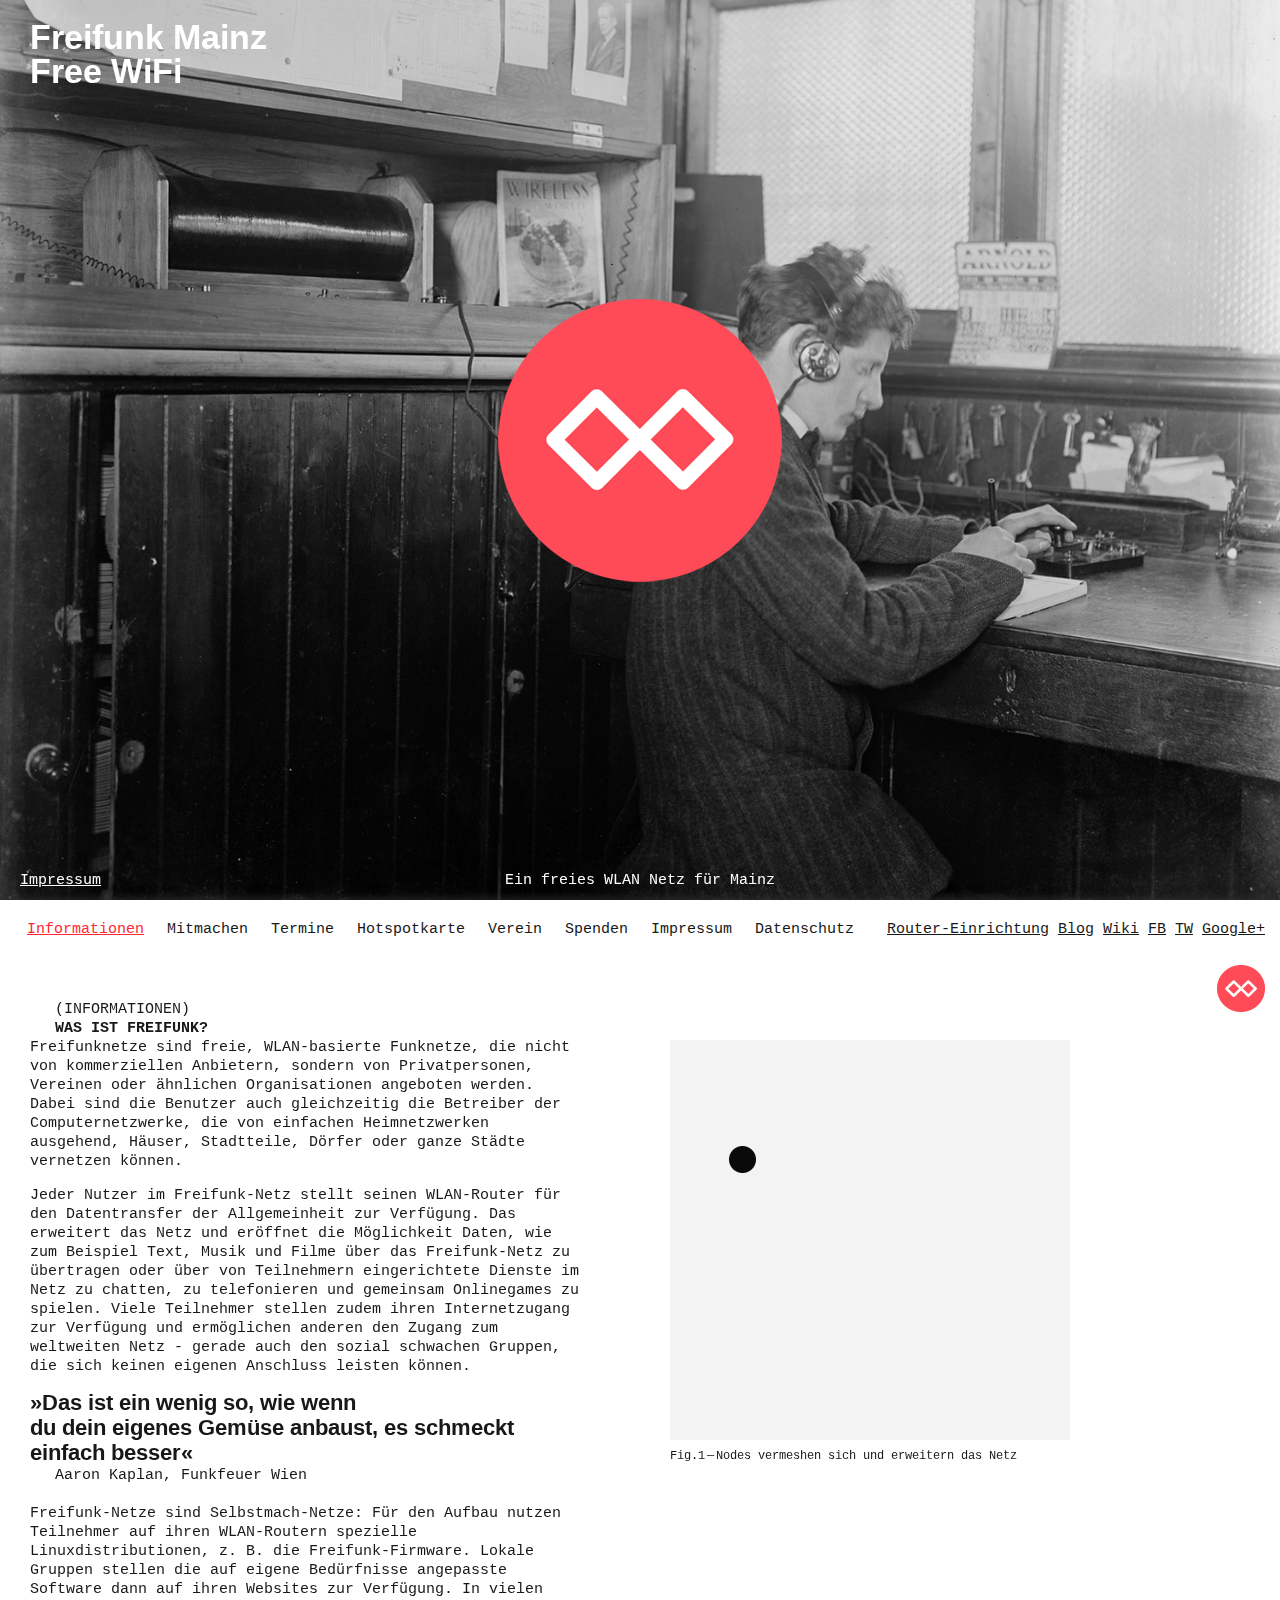
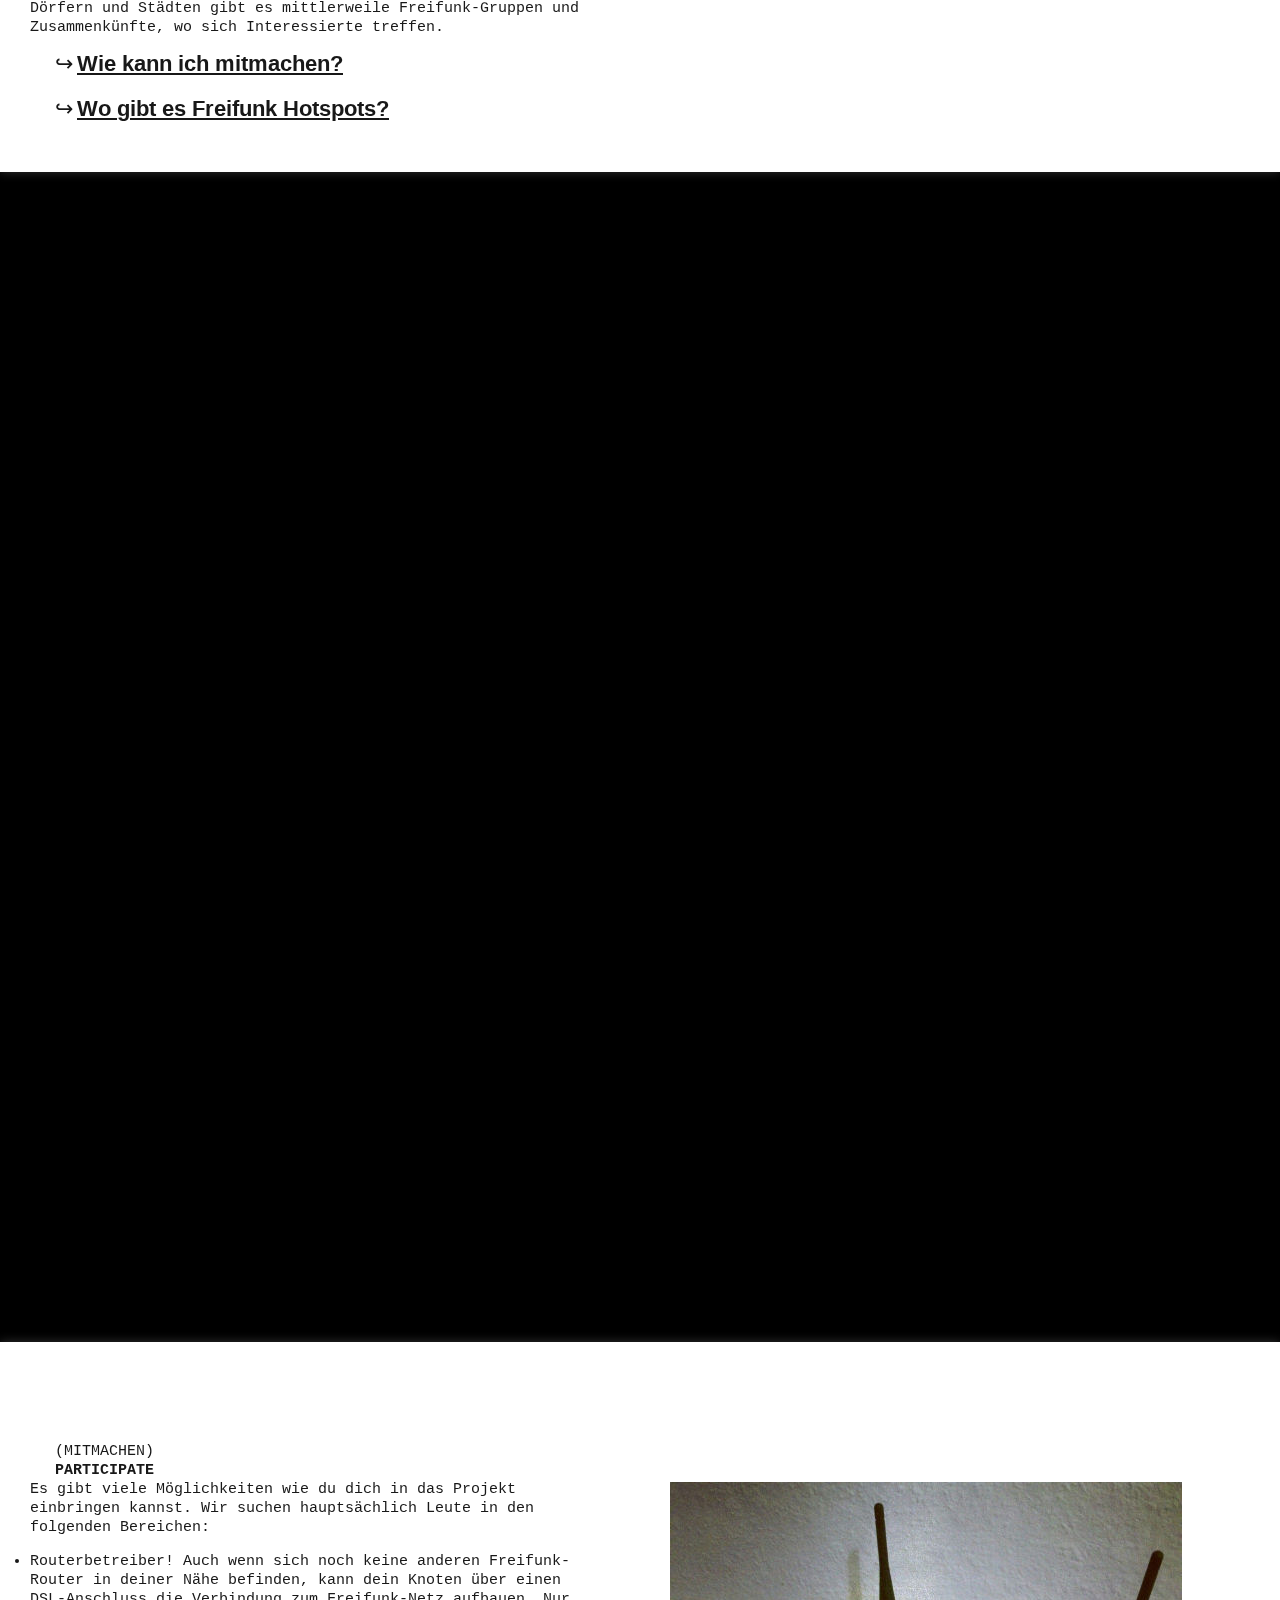
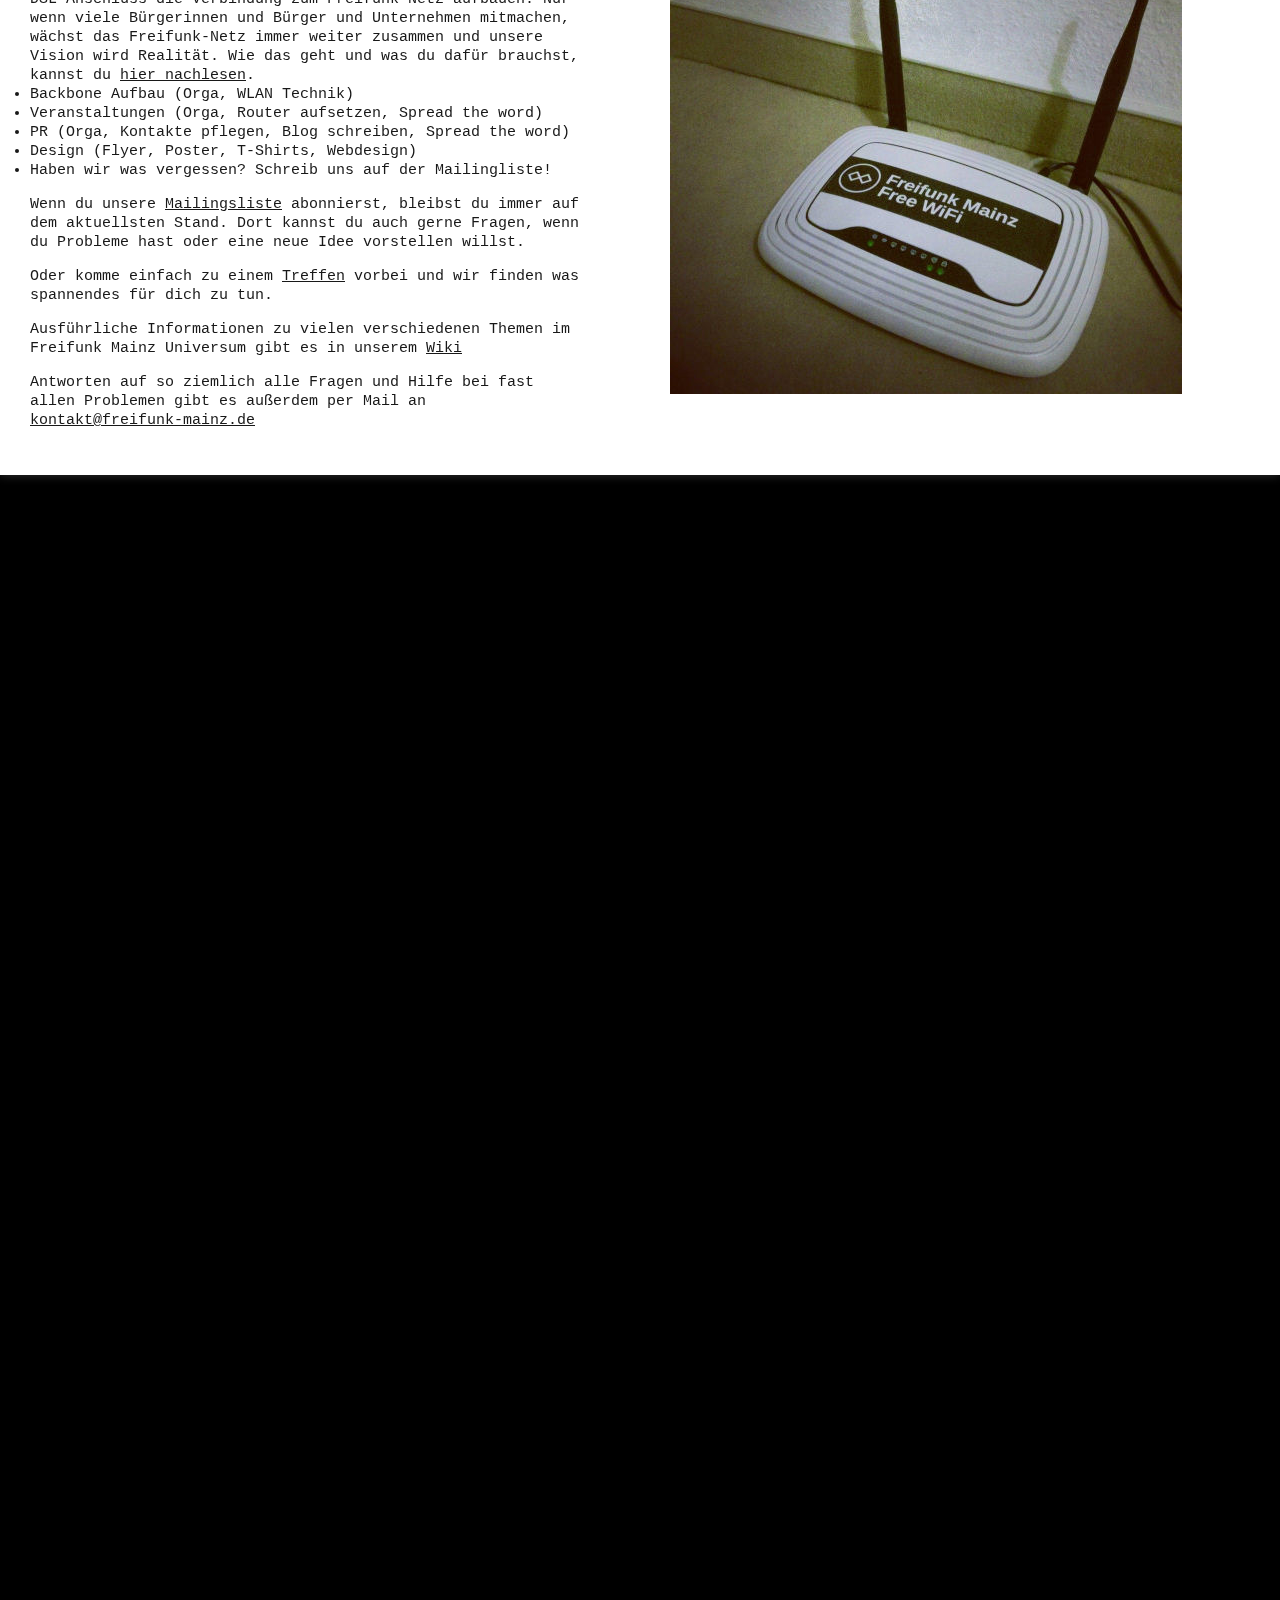
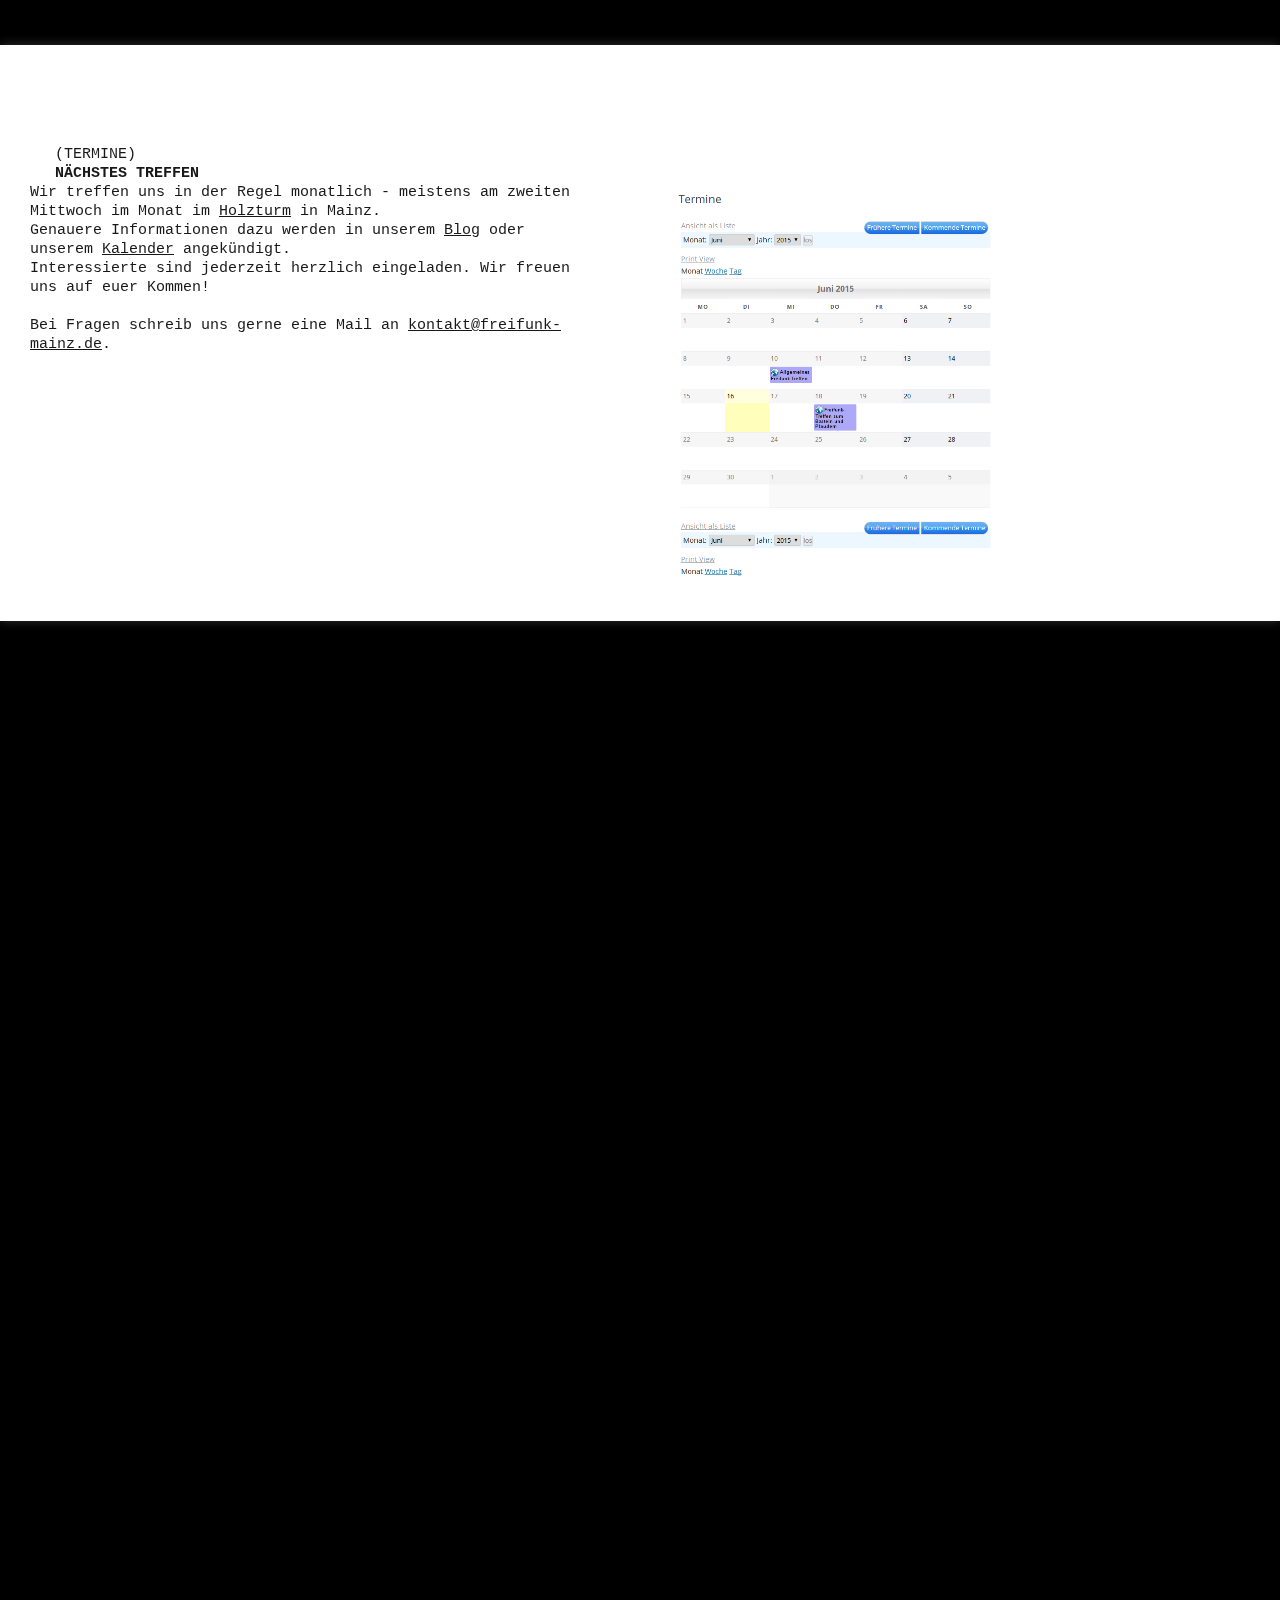
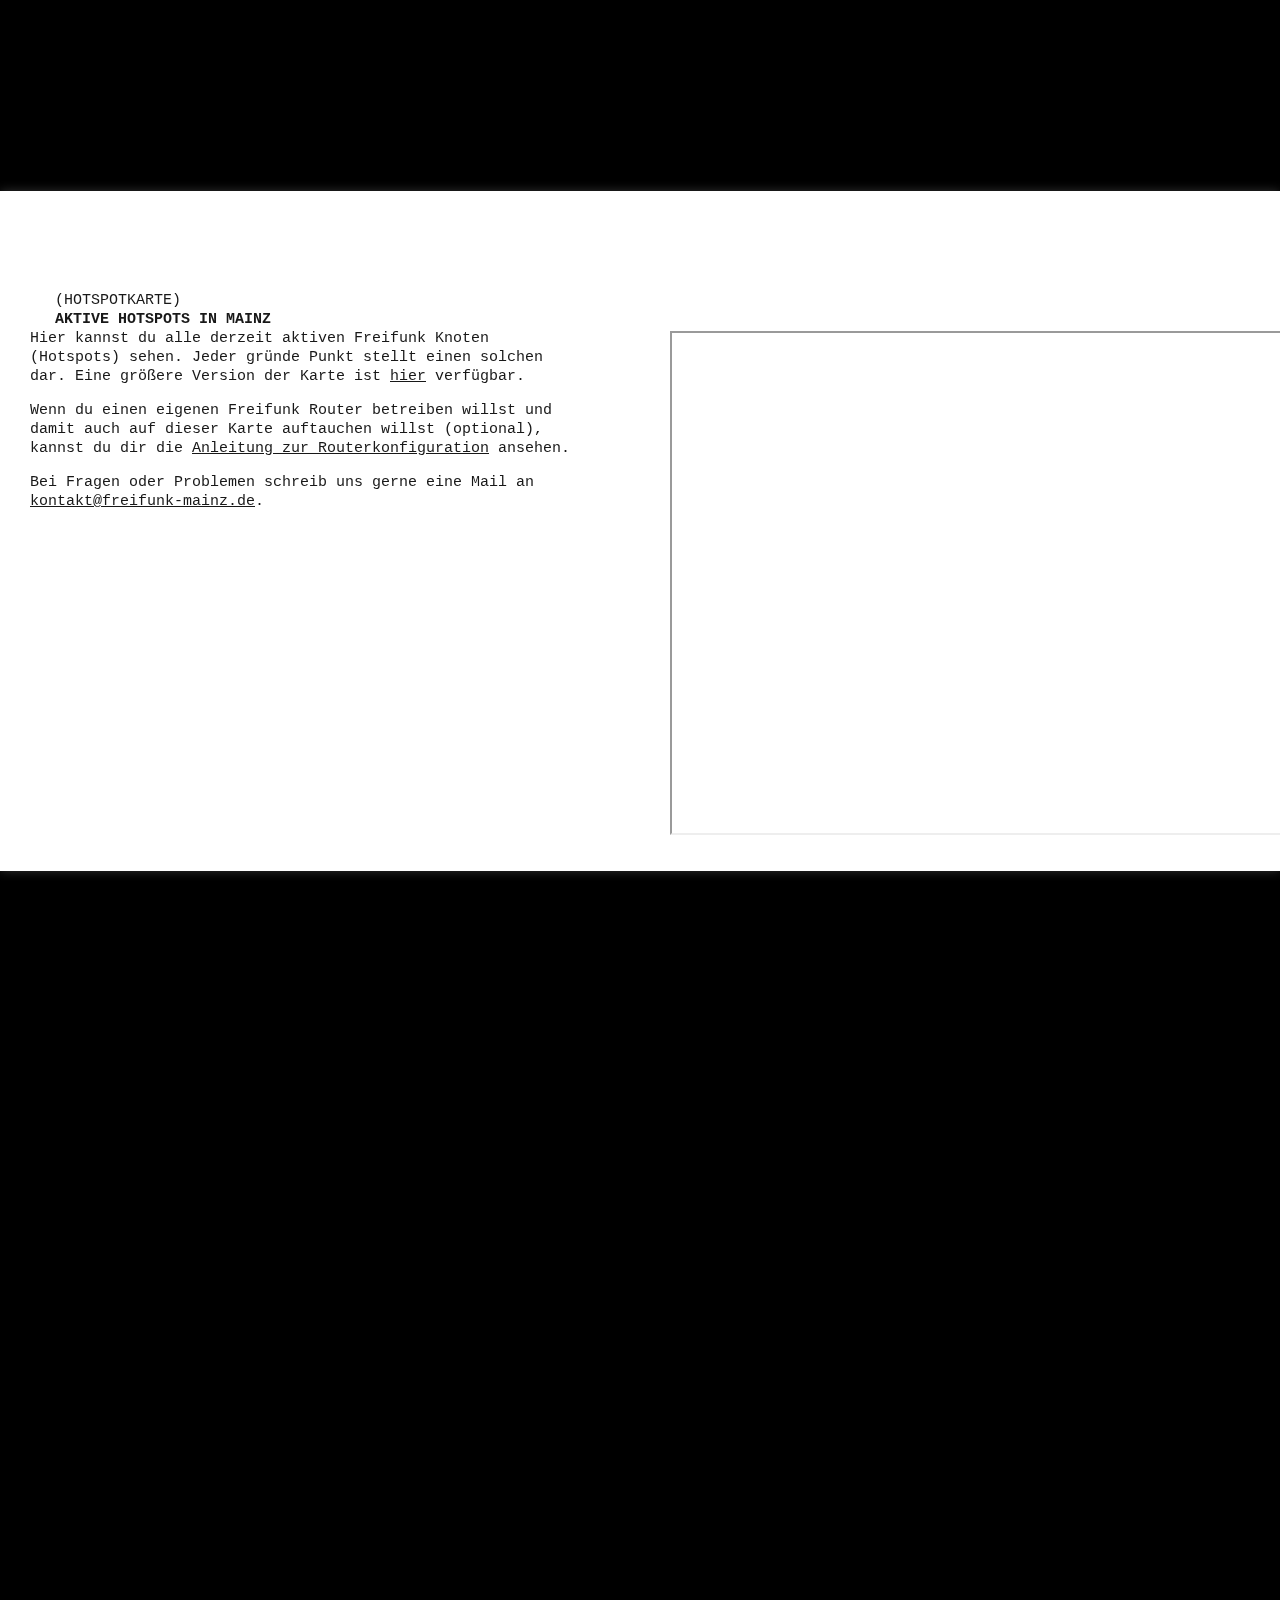
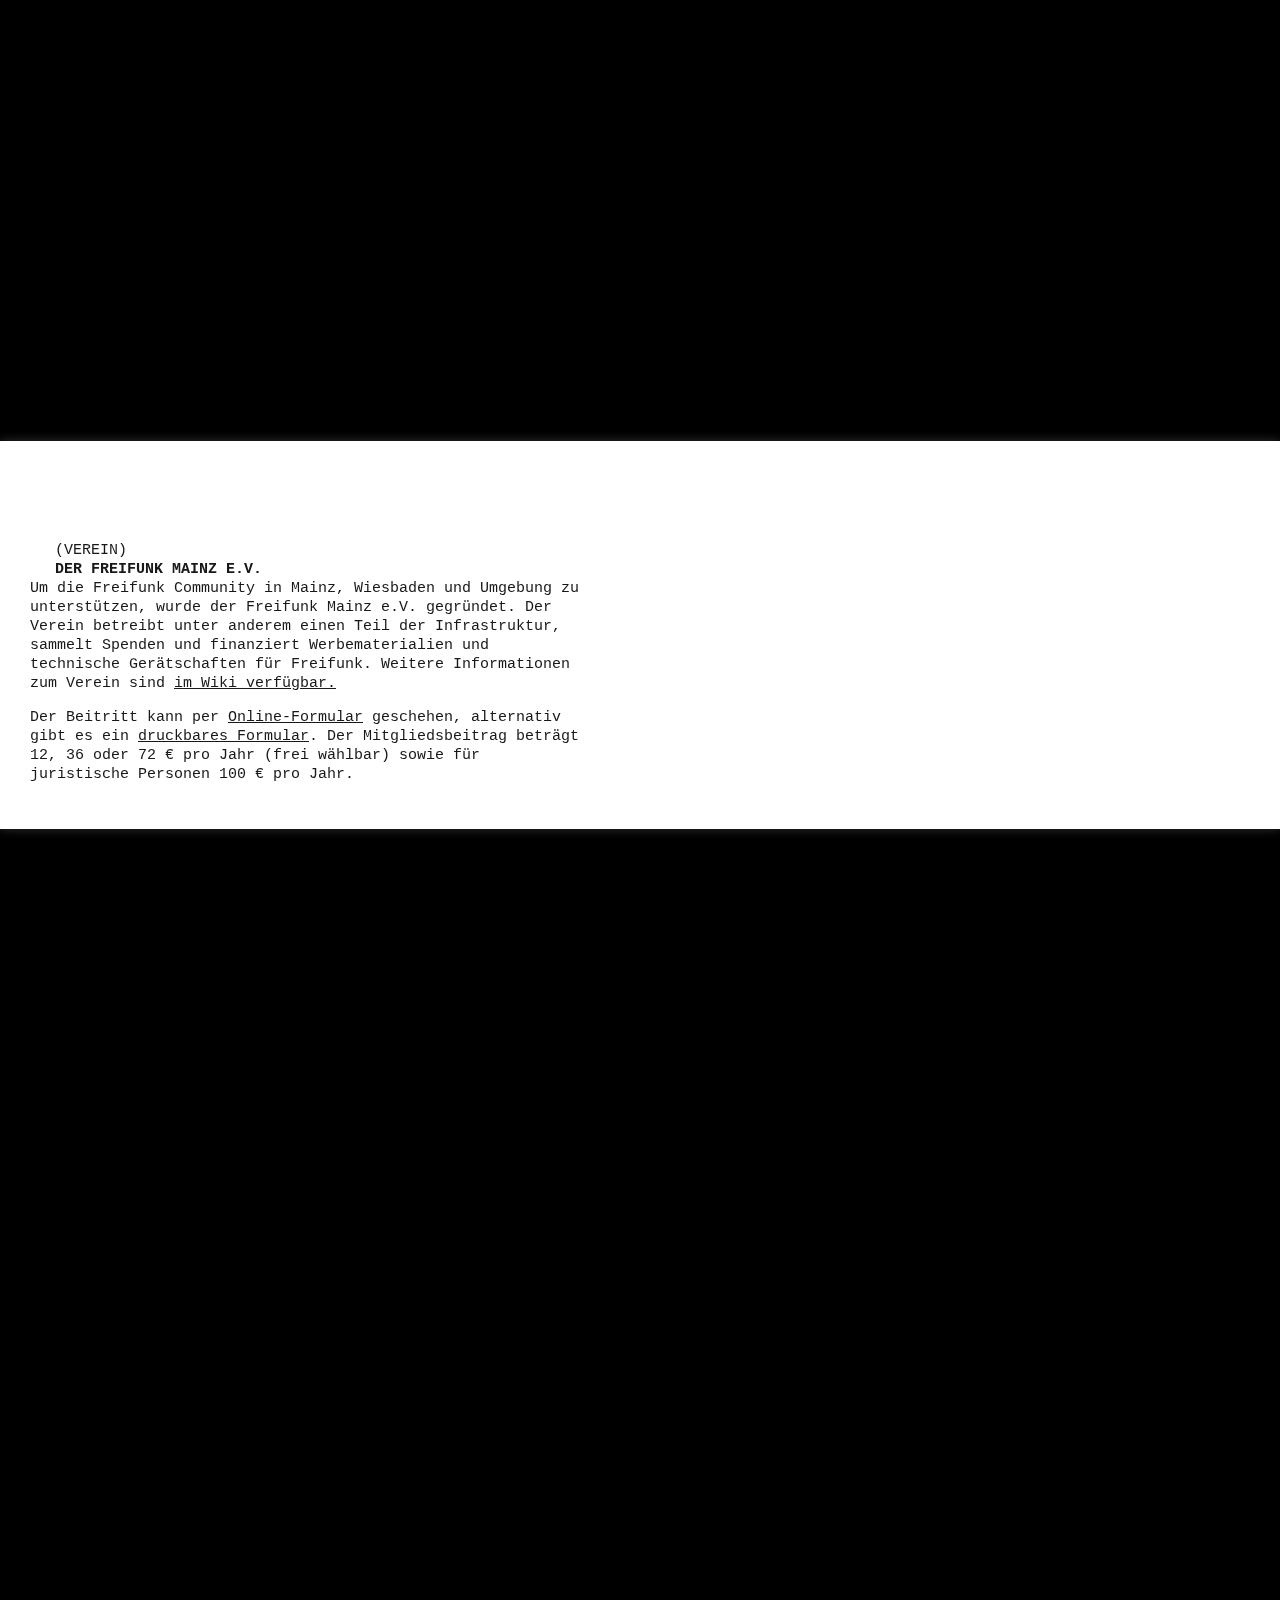
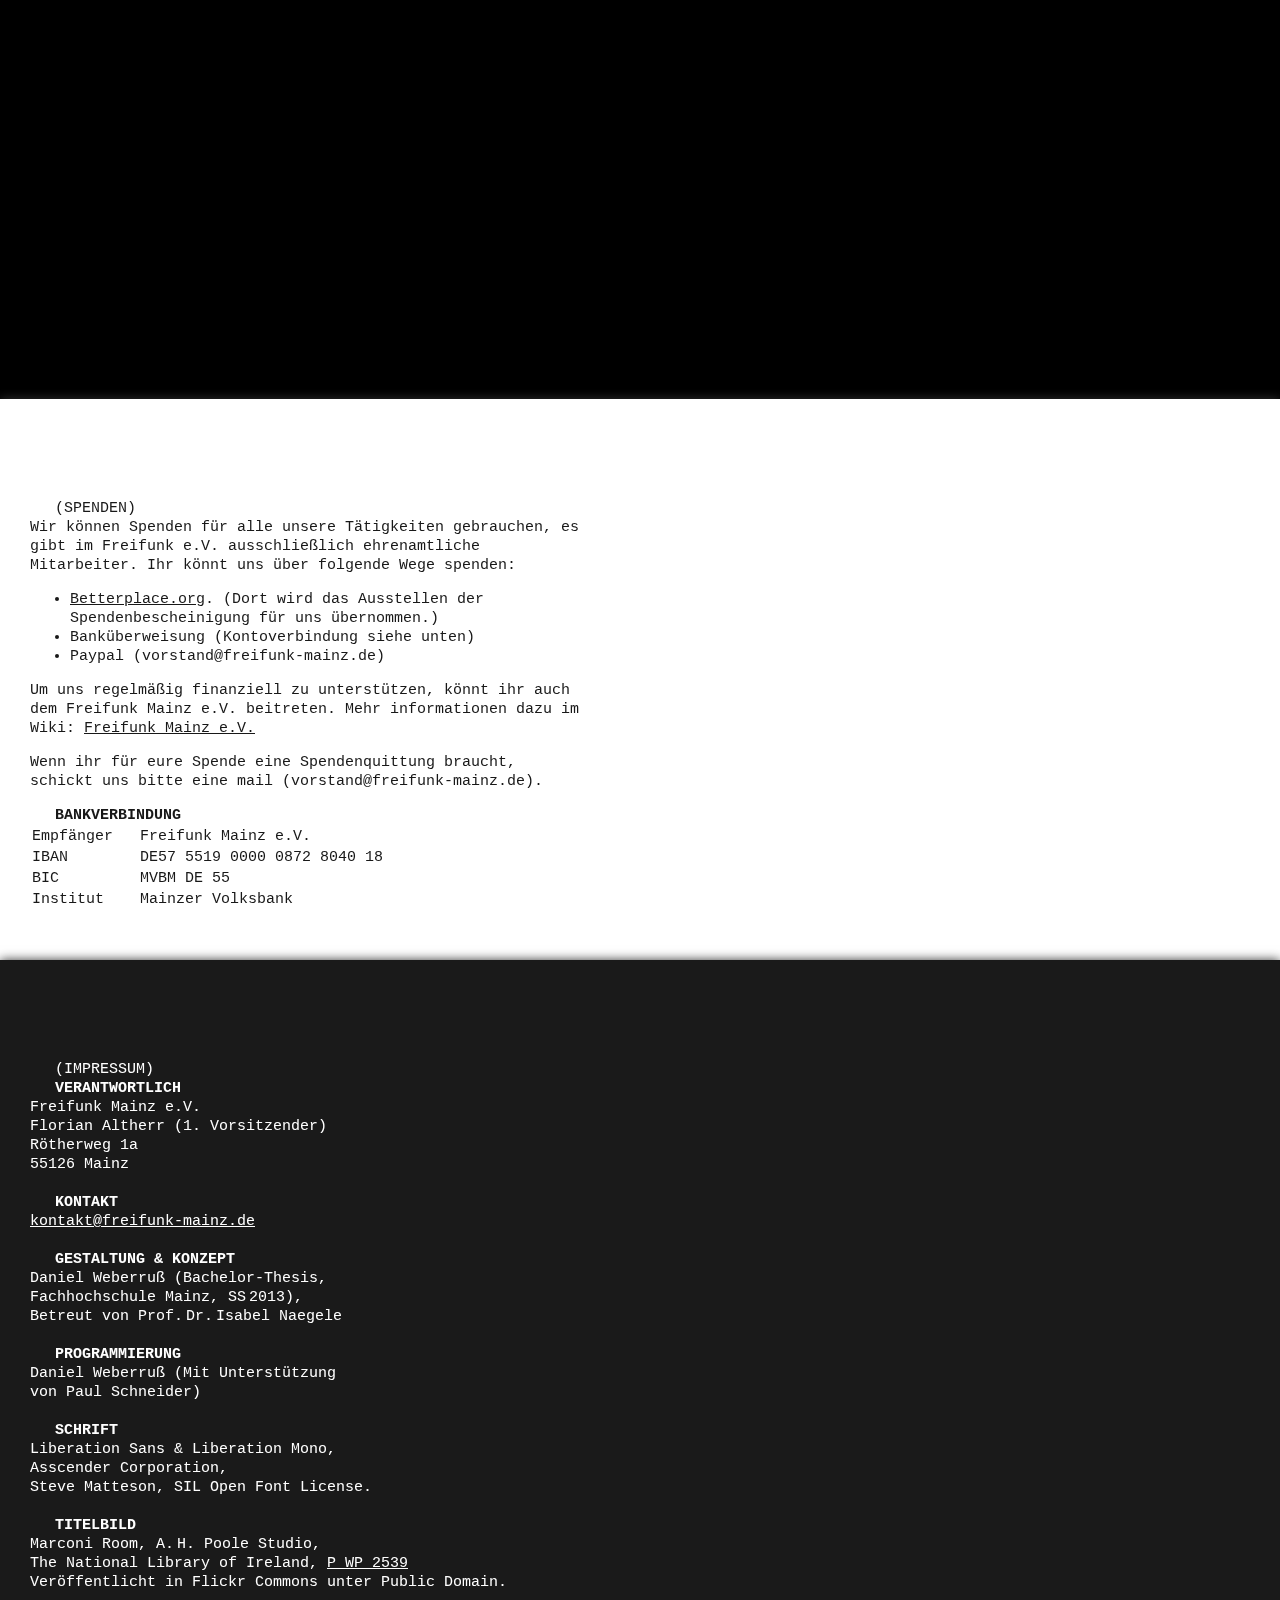
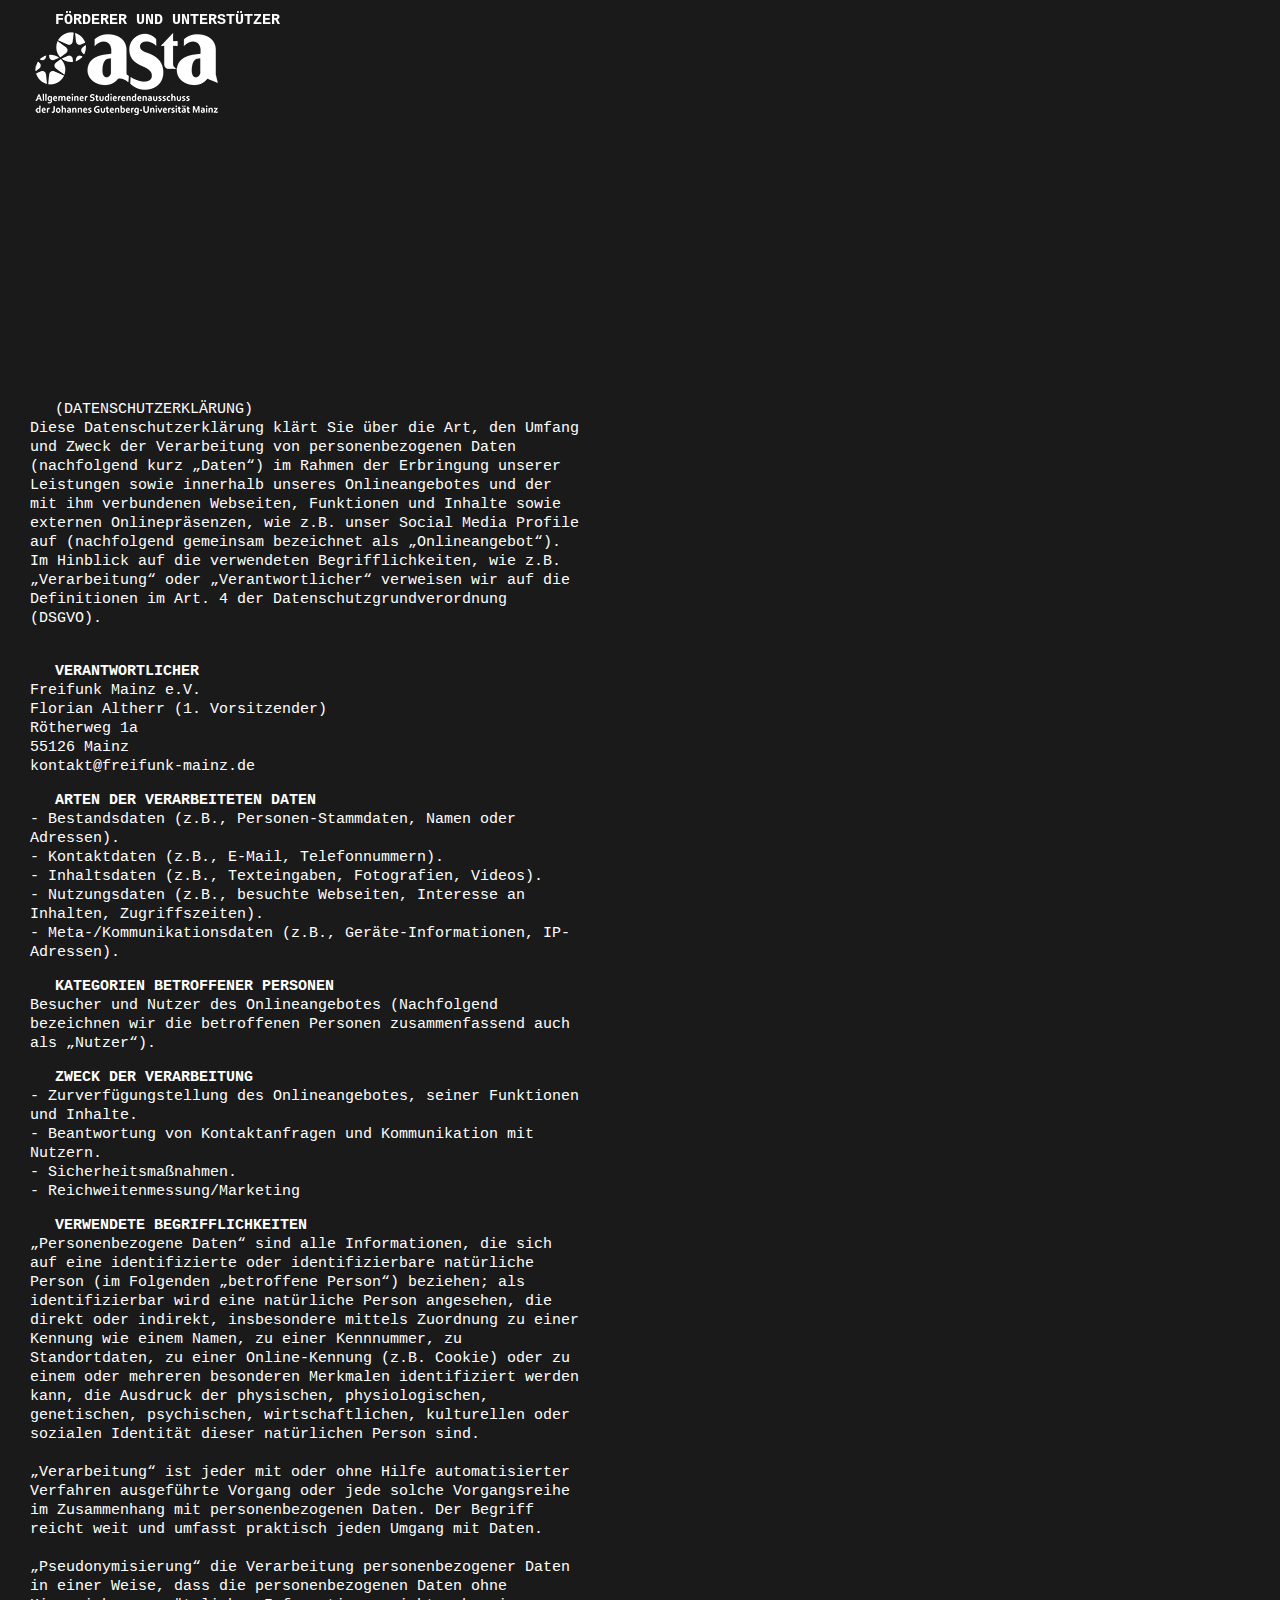
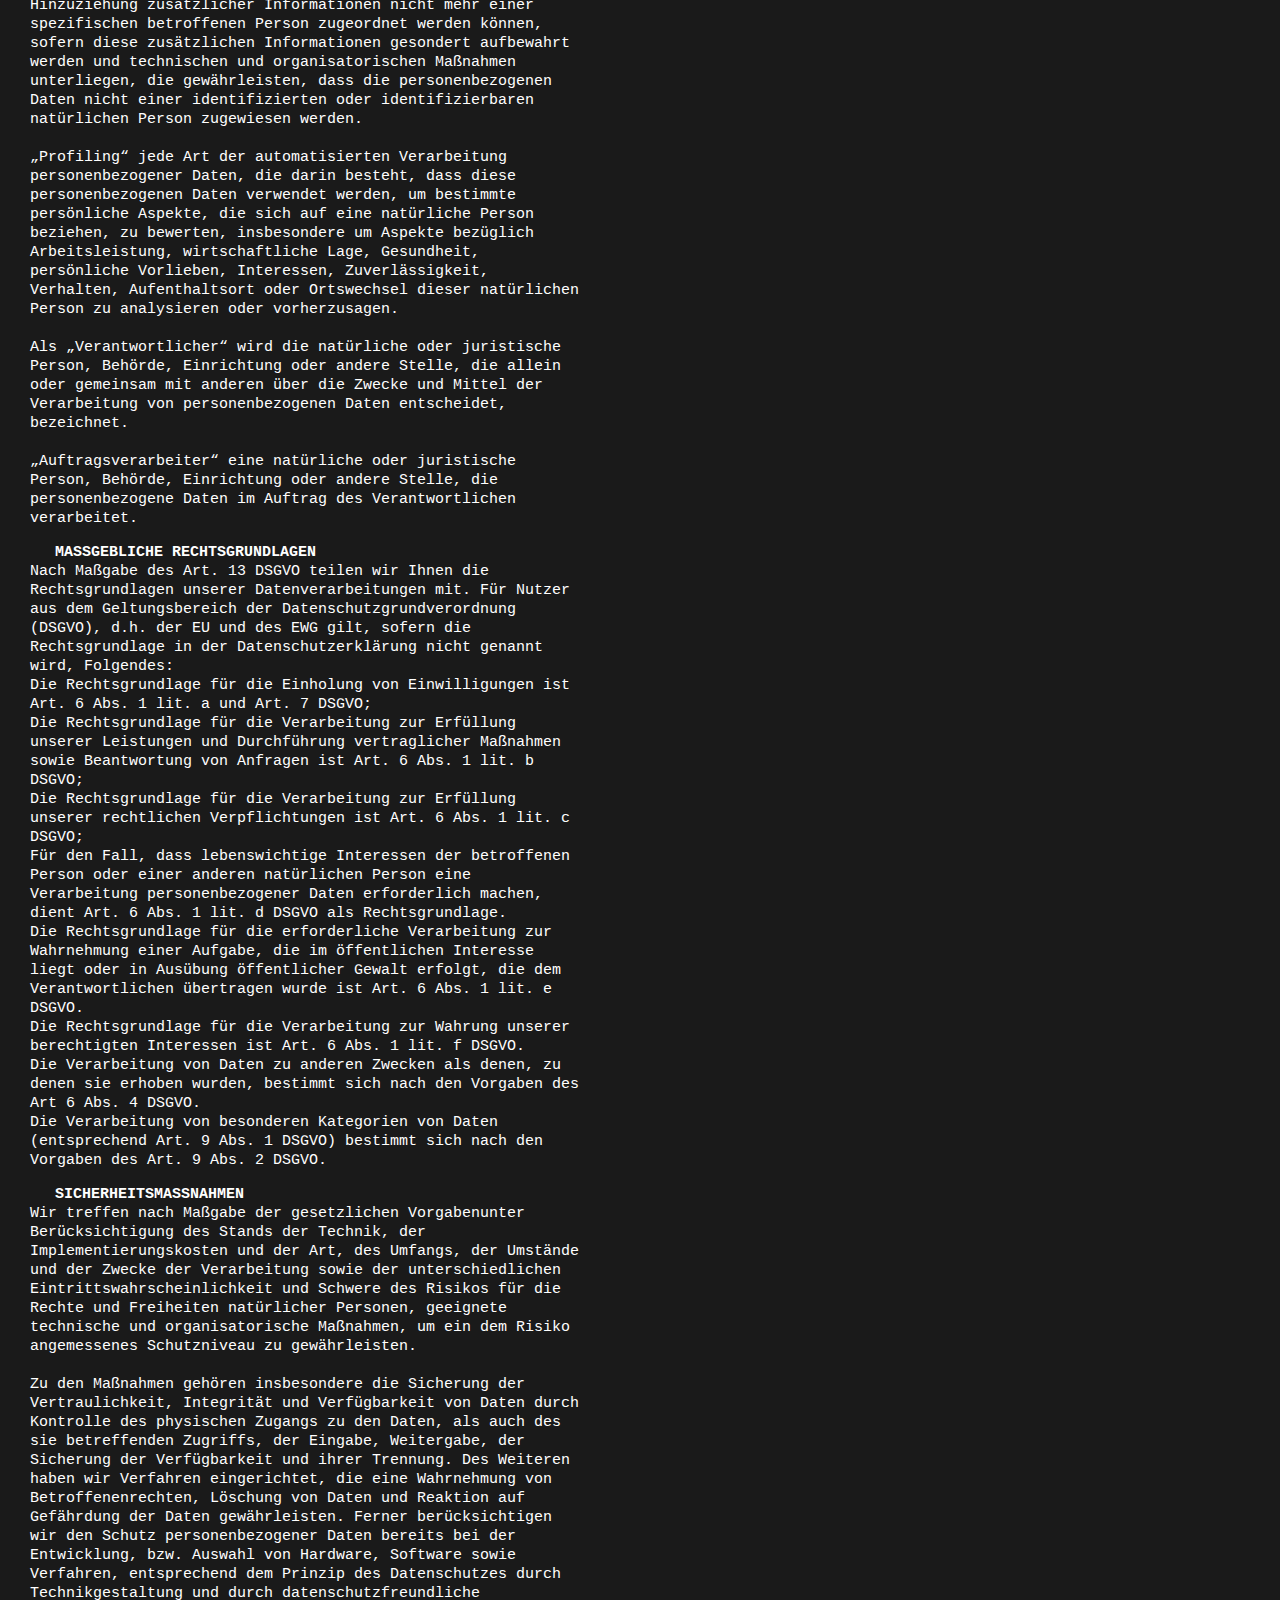
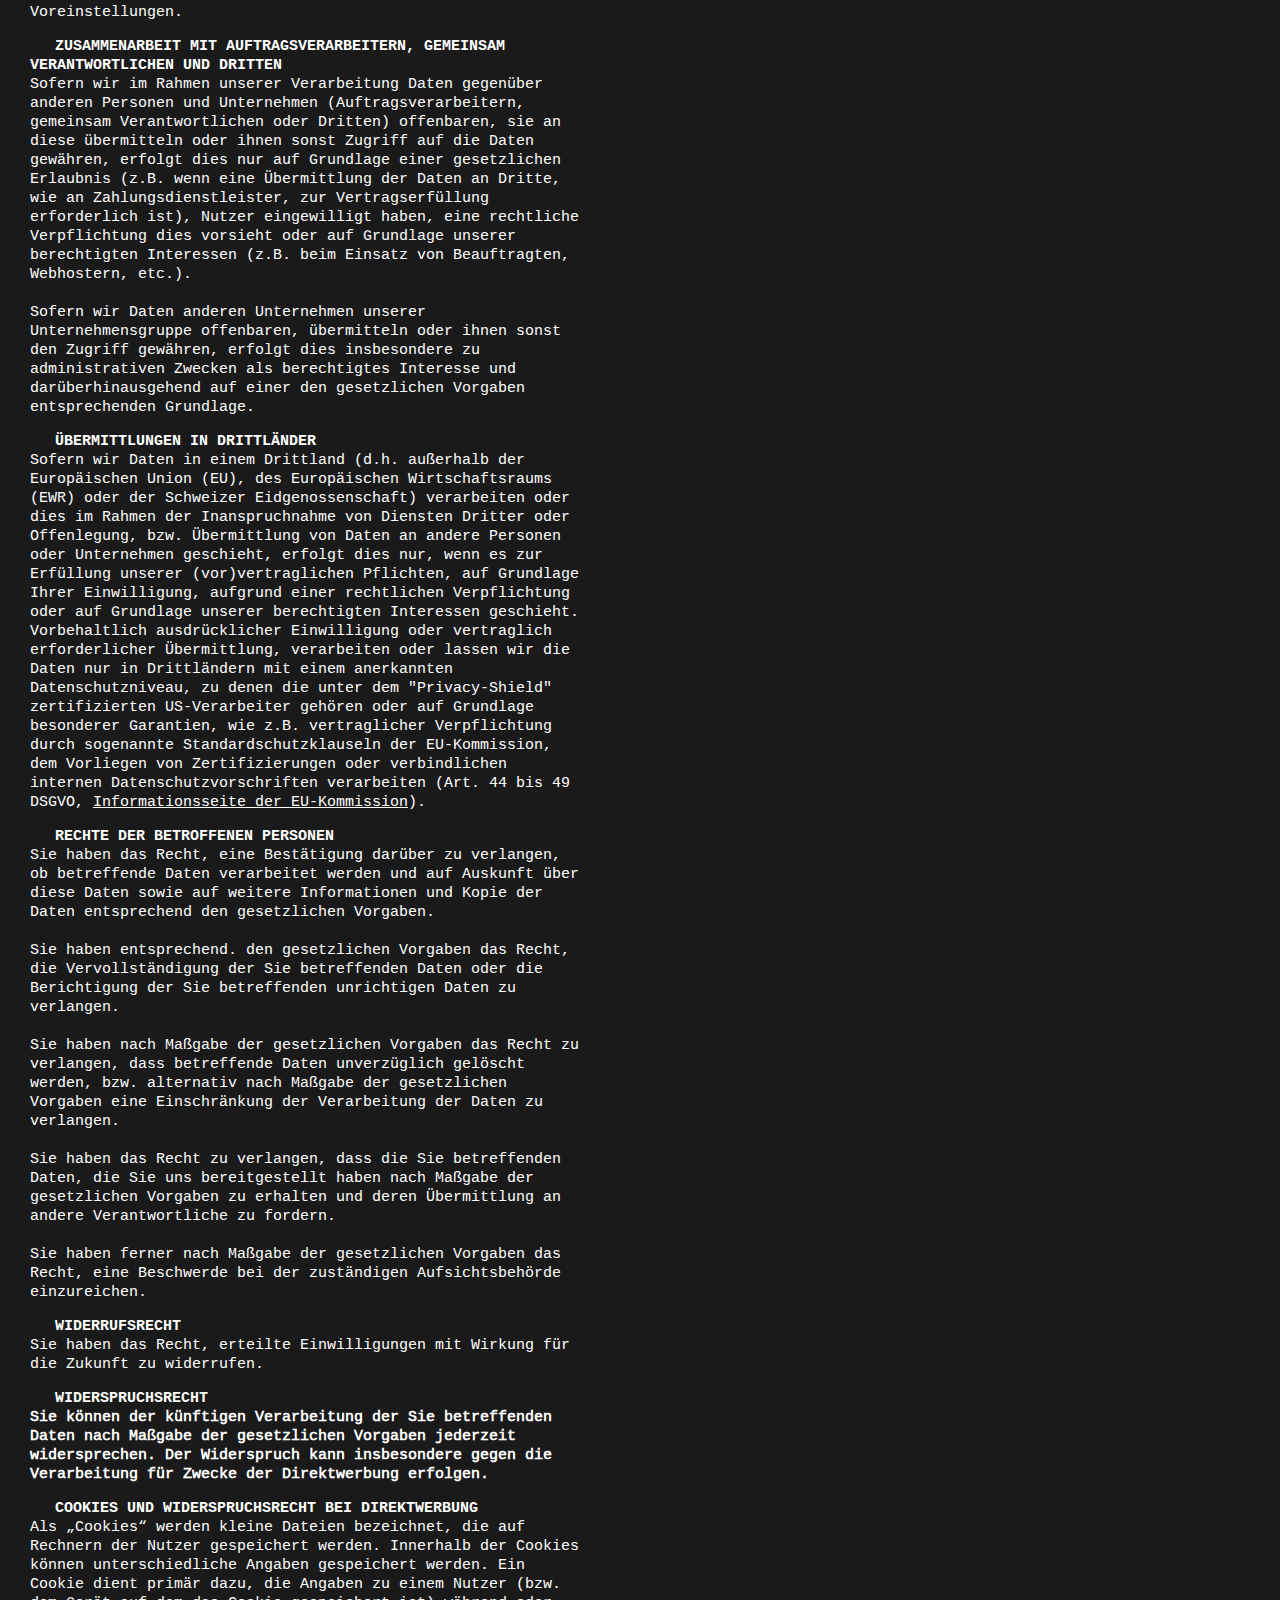
<file: index.html>
<!DOCTYPE html>
<html lang="de">
<head>
    <title>Freifunk Mainz &mdash; Free WiFi</title>
    <meta charset="UTF-8">
    <meta name="description" content="Ein freies, offenes WLAN für Mainz.">
    <meta name="keywords" content="Freifunk, Mesh, Open, Mainz, WLAN, Internetzugang, BATMAN, WiFi, Free, Wireless, Network, Hotspot, Node, Online, Offline, Digital, Networking">
    <meta name="viewport" content="initial-scale=0.5, width=device-width, user-scalable=yes" />
    <link rel="stylesheet" href="style.css" type="text/css" />
    <script src="js/jquery-1.9.1.min.js"></script>
    <script src="js/plugins.js"></script>
    <script src="js/config.js"></script>

</head>

<body>

<div id="wrapper">

    <div id="navigation" >
            <ul id="navi">
                <li class="current"><a href="#informationen">Informationen</a></li>
                <li><a href="#community">Mitmachen</a></li>
                <li><a href="#termine">Termine</a></li>
                <li><a href="#karte">Hotspotkarte</a></li>
                <li><a href="#verein">Verein</a></li>
                <li><a href="#spenden">Spenden</a></li>
                <li><a href="#impressum">Impressum</a></li>
                <li><a href="#datenschutz">Datenschutz</a></li>
            </ul>

<!--        <div id="interim">

            </div>
 -->
            <div id="social-small">
					 <a href="#top" style="text-decoration: none;">&nbsp;</a>
                <a href="Freifunk-Router-aufstellen.html">Router-Einrichtung</a> <a href="http://blog.freifunk-mainz.de/">Blog</a> <a href="https://wiki.freifunk-mwu.de/">Wiki</a> <a href="https://www.facebook.com/FreifunkMainz">FB</a> <a href="https://twitter.com/freifunkmainz">TW</a>
                <a href="https://plus.google.com/109829391285444937045" rel="publisher">Google+</a>
            </div>
            <div id="logo_small_top">
                <a href="#top"><img src="images/ffmz_logo_small.png" alt="ffmz logo"></a>
            </div>


    </div>


    <!-- COVER ************************* !-->

    <div id="fix1" class="panel image-content">

        <div id="fixed-wrapper" >
            <h1>Freifunk Mainz<br />Free WiFi</h1>

            <a href="#start" class="*trigger" id="ffmzlogo"></a>

            <a id="impressum-link" href="#impressum">Impressum</a>

        </div>

    </div>


    <!-- INFORMATIONEN ************************* !-->
    <div id="start"></div>
    <div id="informationen" class="panel wrappercontent">
        <div class="content_left">
            <h2>(Informationen)</h2>
            <h3>Was ist Freifunk?</h3>
            <p>Freifunknetze sind freie, WLAN-basierte Funknetze, die nicht von kommerziellen Anbietern, sondern von Privatpersonen, Vereinen oder ähnlichen Organisationen angeboten werden. Dabei sind die Benutzer auch gleichzeitig die Betreiber der Computernetzwerke, die von einfachen Heimnetzwerken ausgehend, Häuser, Stadtteile, Dörfer oder ganze Städte vernetzen können.</p>

            <p>Jeder Nutzer im Freifunk-Netz stellt seinen WLAN-Router für den Datentransfer der Allgemeinheit zur Verfügung. Das erweitert das Netz und eröffnet die Möglichkeit Daten, wie zum Beispiel Text, Musik und Filme über das Freifunk-Netz zu übertragen oder über von Teilnehmern eingerichtete Dienste im Netz zu chatten, zu telefonieren und gemeinsam Onlinegames zu spielen. Viele Teilnehmer stellen zudem ihren Internetzugang zur Verfügung und ermöglichen anderen den Zugang zum weltweiten Netz - gerade auch den sozial schwachen Gruppen, die sich keinen eigenen Anschluss leisten können.</p>
                <span class="mediumtype">»Das ist ein wenig so, wie wenn <br />du dein eigenes Gemüse anbaust, es schmeckt einfach besser«</span><br /><span class="einzug">Aaron Kaplan, Funkfeuer Wien</span><br /><br />
            <p>
            Freifunk-Netze sind Selbstmach-Netze: Für den Aufbau nutzen Teilnehmer auf ihren WLAN-Routern spezielle Linuxdistributionen, z. B. die Freifunk-Firmware. Lokale Gruppen stellen die auf eigene Bedürfnisse angepasste Software dann auf ihren Websites zur Verfügung. In vielen Dörfern und Städten gibt es mittlerweile Freifunk-Gruppen und Zusammenkünfte, wo sich Interessierte treffen.
            </p>
            <p class="mediumtype einzug">&#8618;&thinsp;<a href="#community" class="trigger">Wie kann ich mitmachen?</a></p>
	<p class="mediumtype einzug">&#8618;&thinsp;<a href="#karte" class="trigger">Wo gibt es Freifunk Hotspots?</a></p>
        </div>
        <div class="content_right">
            <img src="images/animation_mesh.gif" alt="animation_mesh"><br />
            <span class="bu">Fig.1&thinsp;&mdash;&thinsp;Nodes vermeshen sich und erweitern das Netz</span>
        </div>
        <div class="content_right">

        </div>
        <br style="clear: both;">
    </div>
    <!-- IMAGE 1 ************************* !-->

    <div id="fix2" class="panel image-content"></div>


    <!-- COMMUNITY ************************* !-->

    <div id="community" class="panel wrappercontent">
        <div class="content_left">
            <h2>(Mitmachen)</h2>
            <h3>Participate</h3>
            <p>Es gibt viele Möglichkeiten wie du dich in das Projekt einbringen kannst. Wir suchen hauptsächlich Leute in den folgenden Bereichen:
					<li>Routerbetreiber! Auch wenn sich noch keine anderen Freifunk-Router in deiner Nähe befinden, kann dein Knoten über
   	        	einen DSL-Anschluss die Verbindung zum Freifunk-Netz aufbauen. Nur wenn viele Bürgerinnen und Bürger und Unternehmen mitmachen, wächst das
	           	Freifunk-Netz immer weiter zusammen und unsere Vision wird Realität. Wie das geht und was du dafür brauchst, kannst du <a href="Freifunk-Router-aufstellen.html">hier nachlesen</a>.</li>
            	<li>Backbone Aufbau (Orga, WLAN Technik)</li>
            	<li>Veranstaltungen (Orga, Router aufsetzen, Spread the word)</li>
            	<li>PR (Orga, Kontakte pflegen, Blog schreiben, Spread the word)</li>
            	<li>Design (Flyer, Poster, T-Shirts, Webdesign)</li>
            	<li>Haben wir was vergessen? Schreib uns auf der Mailingliste!</li>
            </p>
            <p>
            	 Wenn du unsere <a href="http://lists.freifunk.net/mailman/listinfo/mainz-freifunk.net">Mailingsliste</a> abonnierst, bleibst du immer auf dem aktuellsten Stand. Dort kannst du auch gerne Fragen, wenn du Probleme hast oder eine neue Idee vorstellen willst.</p>
            <p>Oder komme einfach zu einem <a href="#termine">Treffen</a> vorbei und wir finden was spannendes für dich zu tun.</p>
	    <p>Ausführliche Informationen zu vielen verschiedenen Themen im Freifunk Mainz Universum gibt es in unserem <a href="https://wiki.freifunk-mwu.de/">Wiki</a></p>
	    <p>Antworten auf so ziemlich alle Fragen und Hilfe bei fast allen Problemen gibt es außerdem per Mail an <a href="mailto:kontakt@freifunk-mainz.de">kontakt@freifunk-mainz.de</a></p>


        </div>
        <div class="content_right">
			<a href="Freifunk-Router-aufstellen.html"><img src="images/router.jpeg" alt="Klicke hier um deinen eigenen Freifunk Router aufzusetzen"></a>
		  </div>
        <br style="clear: both;">
    </div>

    <!-- IMAGE 2 ************************* !-->

    <div id="fix3" class="panel image-content"></div>


    <!-- TERMINE ************************* !-->

    <div id="termine" class="panel wrappercontent">
        <div class="content_left">
            <h2>(Termine)</h2>
            <h3>Nächstes Treffen</h3>
            Wir treffen uns in der Regel monatlich - meistens am zweiten Mittwoch im Monat im <a href="http://de.wikipedia.org/wiki/Holzturm_(Mainz)">Holzturm</a> in Mainz.<br />
            Genauere Informationen dazu werden in unserem <a href="http://blog.freifunk-mainz.de/">Blog</a> oder unserem <a href="http://blog.freifunk-mainz.de/termine/">Kalender</a> angekündigt.<br />
            Interessierte sind jederzeit herzlich eingeladen. Wir freuen uns auf euer Kommen!<br /><br />
            Bei Fragen schreib uns gerne eine Mail an <a href="mailto:kontakt@freifunk-mainz.de">kontakt@freifunk-mainz.de</a>.<br /><br />
            <br /><br />
        </div>
        <div class="content_right">
			<a href="http://blog.freifunk-mainz.de/termine/"><img src="images/termine.png" height="400"></a>
        </div>
        <br style="clear: both;">
    </div>


    <!-- IMAGE 3 ************************* !-->

    <div id="fix4" class="panel image-content"></div>


    <!-- KARTE ************************* !-->

    <div id="karte" class="panel wrappercontent">
        <div class="content_left">
            <h2>(Hotspotkarte)</h2>
            <h3>Aktive Hotspots in Mainz</h3>
            <p>Hier kannst du alle derzeit aktiven Freifunk Knoten (Hotspots) sehen. Jeder gründe Punkt stellt einen solchen dar. Eine größere Version der Karte ist <a href="http://map.freifunk-mwu.de/" target="new">hier</a> verfügbar.</p>
            <p>Wenn du einen eigenen Freifunk Router betreiben willst und damit auch auf dieser Karte auftauchen willst (optional), kannst du dir die <a href="Freifunk-Router-aufstellen.html">Anleitung zur Routerkonfiguration</a> ansehen. </p>
            <p>Bei Fragen oder Problemen schreib uns gerne eine Mail an <a href="mailto:kontakt@freifunk-mainz.de">kontakt@freifunk-mainz.de</a>.</p>


        </div>
        <div class="content_right">
			<iframe src="https://map.freifunk-mwu.de/" height="500" width="700"></iframe>
        </div>
        <br style="clear: both;">
    </div>

    <!-- IMAGE 4 ************************* !-->

    <div id="fix5" class="panel image-content"></div>




	 <!-- Verein ************************* !-->

    <div id="verein" class="panel wrappercontent">
        <div class="content_left">
            <h2>(Verein)</h2>
            <h3>Der Freifunk Mainz e.V.</h3>
            <p>Um die Freifunk Community in Mainz, Wiesbaden und Umgebung zu unterstützen, wurde der Freifunk Mainz e.V. gegründet. Der Verein betreibt unter anderem einen Teil der Infrastruktur, sammelt Spenden und finanziert Werbematerialien und technische Gerätschaften für Freifunk. Weitere Informationen zum Verein sind <a href="https://wiki.freifunk-mwu.de/w/Verein">im Wiki verfügbar.</a> </p>
            <p>Der Beitritt kann per <a target="_blank" href="https://mitglieder.freifunk-mainz.de/">Online-Formular</a> geschehen, alternativ gibt es ein <a href="https://wiki.freifunk-mwu.de/w/Verein/Aufnahmeantrag"> druckbares Formular</a>. Der Mitgliedsbeitrag beträgt 12, 36 oder 72 € pro Jahr (frei wählbar) sowie für juristische Personen 100 € pro Jahr.</p>

        </div>
        <br style="clear: both;">
    </div>

    <!-- IMAGE 5 ************************* !-->

    <div id="fix6" class="panel image-content"></div>


     <!-- KONTO ************************* !-->

    <div id="spenden" class="panel wrappercontent">
        <div class="content_left">
            <h2>(Spenden)</h2>
            <p> Wir können Spenden für alle unsere Tätigkeiten gebrauchen, es gibt im Freifunk e.V. ausschließlich ehrenamtliche Mitarbeiter. Ihr könnt uns über folgende Wege spenden:
		<ul>
		<li><a href="https://www.betterplace.org/de/projects/21521-freifunk-mainz">Betterplace.org</a>. (Dort wird das Ausstellen der Spendenbescheinigung für uns übernommen.)</li>
		<li>Banküberweisung (Kontoverbindung siehe unten)</li>
		<li>Paypal (vorstand@freifunk-mainz.de)</li>
		<!-- <li>Bitcoin (<a href="https://blockchain.info/address/19BfEM9m3E3xAffymJJrUz68ejkpHL49RP">19BfEM9m3E3xAffymJJrUz68ejkpHL49RP</a>)</li> -->
		</ul>
</p>
Um uns regelmäßig finanziell zu unterstützen, könnt ihr auch dem Freifunk Mainz e.V. beitreten. Mehr informationen dazu im Wiki: <a href="https://wiki.freifunk-mwu.de/w/Verein">Freifunk Mainz e.V.</a></p>
<p>Wenn ihr für eure Spende eine Spendenquittung braucht, schickt uns bitte eine mail (vorstand@freifunk-mainz.de).</p>
                <h3>Bankverbindung</h3>
                <table>
                    <tbody>
                        <tr>
                            <td class="desc">Empfänger</td>
                            <td class="val">Freifunk Mainz e.V.</td>
                        </tr>
                        <tr>
                            <td class="desc">IBAN</td>
                            <td class="val">DE57 5519 0000 0872 8040 18</td>
                        </tr>
                        <tr>
                            <td class="desc">BIC</td>
                            <td class="val">MVBM DE 55</td>
                        </tr>
                        <tr>
                            <td class="desc">Institut</td>
                            <td class="val">Mainzer Volksbank</td>
                        </tr>
                    </tbody>
                </table><br />


        </div>
        <br style="clear: both;">
    </div>


    <!-- IMAGE 6 ************************* !-->
   <!-- <div id="fix7" class="panel image-content"></div> -->


    <!-- IMPRESSUM ************************* !-->
    <div id="impressum" class="panel wrappercontent">
        <div class="content_left">
            <h2>(Impressum)</h2>

            <h3>Verantwortlich</h3>
            Freifunk Mainz e.V.<br />
            Florian Altherr (1. Vorsitzender)<br />
            Rötherweg 1a<br />
            55126 Mainz<br />
            <br />

            <h3>Kontakt</h3>
            <a href="mailto:kontakt@freifunk-mainz.de">kontakt@freifunk-mainz.de</a><br />
            <br />

            <h3>Gestaltung & Konzept</h3>
            Daniel Weberruß (Bachelor-Thesis, <br />Fachhochschule Mainz, SS&thinsp;2013), <br />
            Betreut von Prof.&thinsp;Dr.&thinsp;Isabel Naegele
            <br /><br />
            <h3>Programmierung</h3>
            Daniel Weberruß
            (Mit Unterstützung <br />von Paul Schneider)<br />
                <br />

            <h3>Schrift</h3>
            Liberation Sans & Liberation Mono, <br />Asscender Corporation,<br />
            Steve Matteson, SIL Open Font License.

            <br /><br />
            <h3>Titelbild</h3>
            Marconi Room, A.&thinsp;H. Poole Studio, <br />
            The National Library of Ireland, <a href="http://catalogue.nli.ie/Record/P_WP_2539">P_WP_2539</a> <br />
            Veröffentlicht in Flickr Commons unter Public Domain.

	    <br /><br/>
            <h3>F&ouml;rderer und Unterst&uuml;tzer</h3>
            <a href="http://asta-jgu.de"><img src="./images/foerd_asta.png" alt="AStA Universit&auml; Mainz"></a>

            </div>
            <br style="clear: both;">
    </div>

    <!-- DATENSCHUTZ ************************* !-->
    <div id="datenschutz" class="panel wrappercontent">
        <div class="content_left">
            <h2>(Datenschutzerkl&auml;rung)</h2>
            <h3 id="dsg-general-intro"></h3><p>Diese Datenschutzerklärung klärt Sie über die Art, den Umfang und Zweck der Verarbeitung von personenbezogenen Daten (nachfolgend kurz „Daten“) im Rahmen der Erbringung unserer Leistungen sowie innerhalb unseres Onlineangebotes und der mit ihm verbundenen Webseiten, Funktionen und Inhalte sowie externen Onlinepräsenzen, wie z.B. unser Social Media Profile auf (nachfolgend gemeinsam bezeichnet als „Onlineangebot“). Im Hinblick auf die verwendeten Begrifflichkeiten, wie z.B. „Verarbeitung“ oder „Verantwortlicher“ verweisen wir auf die Definitionen im Art. 4 der Datenschutzgrundverordnung (DSGVO). <br>
            <br>
            </p><h3 id="dsg-general-controller">Verantwortlicher</h3><p><span class="tsmcontroller">Freifunk Mainz e.V.<br>
            Florian Altherr (1. Vorsitzender)<br>
            Rötherweg 1a<br>
            55126 Mainz<br>
            kontakt@freifunk-mainz.de</span></p><h3 id="dsg-general-datatype">Arten der verarbeiteten Daten</h3><p>-	Bestandsdaten (z.B., Personen-Stammdaten, Namen oder Adressen).<br>
            -	Kontaktdaten (z.B., E-Mail, Telefonnummern).<br>
            -	Inhaltsdaten (z.B., Texteingaben, Fotografien, Videos).<br>
            -	Nutzungsdaten (z.B., besuchte Webseiten, Interesse an Inhalten, Zugriffszeiten).<br>
            -	Meta-/Kommunikationsdaten (z.B., Geräte-Informationen, IP-Adressen).</p><h3 id="dsg-general-datasubjects">Kategorien betroffener Personen</h3><p>Besucher und Nutzer des Onlineangebotes (Nachfolgend bezeichnen wir die betroffenen Personen zusammenfassend auch als „Nutzer“).<br>
            </p><h3 id="dsg-general-purpose">Zweck der Verarbeitung</h3><p>-	Zurverfügungstellung des Onlineangebotes, seiner Funktionen und  Inhalte.<br>
            -	Beantwortung von Kontaktanfragen und Kommunikation mit Nutzern.<br>
            -	Sicherheitsmaßnahmen.<br>
            -	Reichweitenmessung/Marketing<br>
            <span class="tsmcom"></span></p><h3 id="dsg-general-terms">Verwendete Begrifflichkeiten </h3><p>„Personenbezogene Daten“ sind alle Informationen, die sich auf eine identifizierte oder identifizierbare natürliche Person (im Folgenden „betroffene Person“) beziehen; als identifizierbar wird eine natürliche Person angesehen, die direkt oder indirekt, insbesondere mittels Zuordnung zu einer Kennung wie einem Namen, zu einer Kennnummer, zu Standortdaten, zu einer Online-Kennung (z.B. Cookie) oder zu einem oder mehreren besonderen Merkmalen identifiziert werden kann, die Ausdruck der physischen, physiologischen, genetischen, psychischen, wirtschaftlichen, kulturellen oder sozialen Identität dieser natürlichen Person sind.<br>
            <br>
            „Verarbeitung“ ist jeder mit oder ohne Hilfe automatisierter Verfahren ausgeführte Vorgang oder jede solche Vorgangsreihe im Zusammenhang mit personenbezogenen Daten. Der Begriff reicht weit und umfasst praktisch jeden Umgang mit Daten.<br>
            <br>
            „Pseudonymisierung“ die Verarbeitung personenbezogener Daten in einer Weise, dass die personenbezogenen Daten ohne Hinzuziehung zusätzlicher Informationen nicht mehr einer spezifischen betroffenen Person zugeordnet werden können, sofern diese zusätzlichen Informationen gesondert aufbewahrt werden und technischen und organisatorischen Maßnahmen unterliegen, die gewährleisten, dass die personenbezogenen Daten nicht einer identifizierten oder identifizierbaren natürlichen Person zugewiesen werden.<br>
            <br>
            „Profiling“ jede Art der automatisierten Verarbeitung personenbezogener Daten, die darin besteht, dass diese personenbezogenen Daten verwendet werden, um bestimmte persönliche Aspekte, die sich auf eine natürliche Person beziehen, zu bewerten, insbesondere um Aspekte bezüglich Arbeitsleistung, wirtschaftliche Lage, Gesundheit, persönliche Vorlieben, Interessen, Zuverlässigkeit, Verhalten, Aufenthaltsort oder Ortswechsel dieser natürlichen Person zu analysieren oder vorherzusagen.<br>
            <br>
            Als „Verantwortlicher“ wird die natürliche oder juristische Person, Behörde, Einrichtung oder andere Stelle, die allein oder gemeinsam mit anderen über die Zwecke und Mittel der Verarbeitung von personenbezogenen Daten entscheidet, bezeichnet.<br>
            <br>
            „Auftragsverarbeiter“ eine natürliche oder juristische Person, Behörde, Einrichtung oder andere Stelle, die personenbezogene Daten im Auftrag des Verantwortlichen verarbeitet.<br>
            </p><h3 id="dsg-general-legalbasis">Maßgebliche Rechtsgrundlagen</h3><p>Nach Maßgabe des Art. 13 DSGVO teilen wir Ihnen die Rechtsgrundlagen unserer Datenverarbeitungen mit.  Für Nutzer aus dem Geltungsbereich der Datenschutzgrundverordnung (DSGVO), d.h. der EU und des EWG gilt, sofern die Rechtsgrundlage in der Datenschutzerklärung nicht genannt wird, Folgendes: <br>
            Die Rechtsgrundlage für die Einholung von Einwilligungen ist Art. 6 Abs. 1 lit. a und Art. 7 DSGVO;<br>
            Die Rechtsgrundlage für die Verarbeitung zur Erfüllung unserer Leistungen und Durchführung vertraglicher Maßnahmen sowie Beantwortung von Anfragen ist Art. 6 Abs. 1 lit. b DSGVO;<br>
            Die Rechtsgrundlage für die Verarbeitung zur Erfüllung unserer rechtlichen Verpflichtungen ist Art. 6 Abs. 1 lit. c DSGVO;<br>
            Für den Fall, dass lebenswichtige Interessen der betroffenen Person oder einer anderen natürlichen Person eine Verarbeitung personenbezogener Daten erforderlich machen, dient Art. 6 Abs. 1 lit. d DSGVO als Rechtsgrundlage.<br>
            Die Rechtsgrundlage für die erforderliche Verarbeitung zur Wahrnehmung einer Aufgabe, die im öffentlichen Interesse liegt oder in Ausübung öffentlicher Gewalt erfolgt, die dem Verantwortlichen übertragen wurde ist Art. 6 Abs. 1 lit. e DSGVO. <br>
            Die Rechtsgrundlage für die Verarbeitung zur Wahrung unserer berechtigten Interessen ist Art. 6 Abs. 1 lit. f DSGVO. <br>
            Die Verarbeitung von Daten zu anderen Zwecken als denen, zu denen sie erhoben wurden, bestimmt sich nach den Vorgaben des Art 6 Abs. 4 DSGVO. <br>
            Die Verarbeitung von besonderen Kategorien von Daten (entsprechend Art. 9 Abs. 1 DSGVO) bestimmt sich nach den Vorgaben des Art. 9 Abs. 2 DSGVO. <br>
            </p><h3 id="dsg-general-securitymeasures">Sicherheitsmaßnahmen</h3><p>Wir treffen nach Maßgabe der gesetzlichen Vorgabenunter Berücksichtigung des Stands der Technik, der Implementierungskosten und der Art, des Umfangs, der Umstände und der Zwecke der Verarbeitung sowie der unterschiedlichen Eintrittswahrscheinlichkeit und Schwere des Risikos für die Rechte und Freiheiten natürlicher Personen, geeignete technische und organisatorische Maßnahmen, um ein dem Risiko angemessenes Schutzniveau zu gewährleisten.<br>
            <br>
            Zu den Maßnahmen gehören insbesondere die Sicherung der Vertraulichkeit, Integrität und Verfügbarkeit von Daten durch Kontrolle des physischen Zugangs zu den Daten, als auch des sie betreffenden Zugriffs, der Eingabe, Weitergabe, der Sicherung der Verfügbarkeit und ihrer Trennung. Des Weiteren haben wir Verfahren eingerichtet, die eine Wahrnehmung von Betroffenenrechten, Löschung von Daten und Reaktion auf Gefährdung der Daten gewährleisten. Ferner berücksichtigen wir den Schutz personenbezogener Daten bereits bei der Entwicklung, bzw. Auswahl von Hardware, Software sowie Verfahren, entsprechend dem Prinzip des Datenschutzes durch Technikgestaltung und durch datenschutzfreundliche Voreinstellungen.<br>
            </p><h3 id="dsg-general-coprocessing">Zusammenarbeit mit Auftragsverarbeitern, gemeinsam Verantwortlichen und Dritten</h3><p>Sofern wir im Rahmen unserer Verarbeitung Daten gegenüber anderen Personen und Unternehmen (Auftragsverarbeitern, gemeinsam Verantwortlichen oder Dritten) offenbaren, sie an diese übermitteln oder ihnen sonst Zugriff auf die Daten gewähren, erfolgt dies nur auf Grundlage einer gesetzlichen Erlaubnis (z.B. wenn eine Übermittlung der Daten an Dritte, wie an Zahlungsdienstleister, zur Vertragserfüllung erforderlich ist), Nutzer eingewilligt haben, eine rechtliche Verpflichtung dies vorsieht oder auf Grundlage unserer berechtigten Interessen (z.B. beim Einsatz von Beauftragten, Webhostern, etc.). <br>
            <br>
            Sofern wir Daten anderen Unternehmen unserer Unternehmensgruppe offenbaren, übermitteln oder ihnen sonst den Zugriff gewähren, erfolgt dies insbesondere zu administrativen Zwecken als berechtigtes Interesse und darüberhinausgehend auf einer den gesetzlichen Vorgaben entsprechenden Grundlage. <br>
            </p><h3 id="dsg-general-thirdparty">Übermittlungen in Drittländer</h3><p>Sofern wir Daten in einem Drittland (d.h. außerhalb der Europäischen Union (EU), des Europäischen Wirtschaftsraums (EWR) oder der Schweizer Eidgenossenschaft) verarbeiten oder dies im Rahmen der Inanspruchnahme von Diensten Dritter oder Offenlegung, bzw. Übermittlung von Daten an andere Personen oder Unternehmen geschieht, erfolgt dies nur, wenn es zur Erfüllung unserer (vor)vertraglichen Pflichten, auf Grundlage Ihrer Einwilligung, aufgrund einer rechtlichen Verpflichtung oder auf Grundlage unserer berechtigten Interessen geschieht. Vorbehaltlich ausdrücklicher Einwilligung oder vertraglich erforderlicher Übermittlung, verarbeiten oder lassen wir die Daten nur in Drittländern mit einem anerkannten Datenschutzniveau, zu denen die unter dem "Privacy-Shield" zertifizierten US-Verarbeiter gehören oder auf Grundlage besonderer Garantien, wie z.B. vertraglicher Verpflichtung durch sogenannte Standardschutzklauseln der EU-Kommission, dem Vorliegen von Zertifizierungen oder verbindlichen internen Datenschutzvorschriften verarbeiten (Art. 44 bis 49 DSGVO, <a href="https://ec.europa.eu/info/law/law-topic/data-protection/data-transfers-outside-eu_de" target="blank">Informationsseite der EU-Kommission</a>).</p><h3 id="dsg-general-rightssubject">Rechte der betroffenen Personen</h3><p>Sie haben das Recht, eine Bestätigung darüber zu verlangen, ob betreffende Daten verarbeitet werden und auf Auskunft über diese Daten sowie auf weitere Informationen und Kopie der Daten entsprechend den gesetzlichen Vorgaben.<br>
            <br>
            Sie haben entsprechend. den gesetzlichen Vorgaben das Recht, die Vervollständigung der Sie betreffenden Daten oder die Berichtigung der Sie betreffenden unrichtigen Daten zu verlangen.<br>
            <br>
            Sie haben nach Maßgabe der gesetzlichen Vorgaben das Recht zu verlangen, dass betreffende Daten unverzüglich gelöscht werden, bzw. alternativ nach Maßgabe der gesetzlichen Vorgaben eine Einschränkung der Verarbeitung der Daten zu verlangen.<br>
            <br>
            Sie haben das Recht zu verlangen, dass die Sie betreffenden Daten, die Sie uns bereitgestellt haben nach Maßgabe der gesetzlichen Vorgaben zu erhalten und deren Übermittlung an andere Verantwortliche zu fordern. <br>
            <br>
            Sie haben ferner nach Maßgabe der gesetzlichen Vorgaben das Recht, eine Beschwerde bei der zuständigen Aufsichtsbehörde einzureichen.<br>
            </p><h3 id="dsg-general-revokeconsent">Widerrufsrecht</h3><p>Sie haben das Recht, erteilte Einwilligungen mit Wirkung für die Zukunft zu widerrufen.</p><h3 id="dsg-general-object">Widerspruchsrecht</h3><p><strong>Sie können der künftigen Verarbeitung der Sie betreffenden Daten nach Maßgabe der gesetzlichen Vorgaben jederzeit widersprechen. Der Widerspruch kann insbesondere gegen die Verarbeitung für Zwecke der Direktwerbung erfolgen.</strong></p><h3 id="dsg-general-cookies">Cookies und Widerspruchsrecht bei Direktwerbung</h3><p>Als „Cookies“ werden kleine Dateien bezeichnet, die auf Rechnern der Nutzer gespeichert werden. Innerhalb der Cookies können unterschiedliche Angaben gespeichert werden. Ein Cookie dient primär dazu, die Angaben zu einem Nutzer (bzw. dem Gerät auf dem das Cookie gespeichert ist) während oder auch nach seinem Besuch innerhalb eines Onlineangebotes zu speichern. Als temporäre Cookies, bzw. „Session-Cookies“ oder „transiente Cookies“, werden Cookies bezeichnet, die gelöscht werden, nachdem ein Nutzer ein Onlineangebot verlässt und seinen Browser schließt. In einem solchen Cookie kann z.B. der Inhalt eines Warenkorbs in einem Onlineshop oder ein Login-Status gespeichert werden. Als „permanent“ oder „persistent“ werden Cookies bezeichnet, die auch nach dem Schließen des Browsers gespeichert bleiben. So kann z.B. der Login-Status gespeichert werden, wenn die Nutzer diese nach mehreren Tagen aufsuchen. Ebenso können in einem solchen Cookie die Interessen der Nutzer gespeichert werden, die für Reichweitenmessung oder Marketingzwecke verwendet werden. Als „Third-Party-Cookie“ werden Cookies bezeichnet, die von anderen Anbietern als dem Verantwortlichen, der das Onlineangebot betreibt, angeboten werden (andernfalls, wenn es nur dessen Cookies sind spricht man von „First-Party Cookies“).<br>
            <br>
            Wir können temporäre und permanente Cookies einsetzen und klären hierüber im Rahmen unserer Datenschutzerklärung auf.<br>
            <br>
            Falls die Nutzer nicht möchten, dass Cookies auf ihrem Rechner gespeichert werden, werden sie gebeten die entsprechende Option in den Systemeinstellungen ihres Browsers zu deaktivieren. Gespeicherte Cookies können in den Systemeinstellungen des Browsers gelöscht werden. Der Ausschluss von Cookies kann zu Funktionseinschränkungen dieses Onlineangebotes führen.<br>
            <br>
            Ein genereller Widerspruch gegen den Einsatz der zu Zwecken des Onlinemarketing eingesetzten Cookies kann bei einer Vielzahl der Dienste, vor allem im Fall des Trackings, über die US-amerikanische Seite <a href="http://www.aboutads.info/choices/">http://www.aboutads.info/choices/</a> oder die EU-Seite <a href="http://www.youronlinechoices.com/">http://www.youronlinechoices.com/</a> erklärt werden. Des Weiteren kann die Speicherung von Cookies mittels deren Abschaltung in den Einstellungen des Browsers erreicht werden. Bitte beachten Sie, dass dann gegebenenfalls nicht alle Funktionen dieses Onlineangebotes genutzt werden können.</p><h3 id="dsg-general-erasure">Löschung von Daten</h3><p>Die von uns verarbeiteten Daten werden nach Maßgabe der gesetzlichen Vorgaben gelöscht oder in ihrer Verarbeitung eingeschränkt. Sofern nicht im Rahmen dieser Datenschutzerklärung ausdrücklich angegeben, werden die bei uns gespeicherten Daten gelöscht, sobald sie für ihre Zweckbestimmung nicht mehr erforderlich sind und der Löschung keine gesetzlichen Aufbewahrungspflichten entgegenstehen. <br>
            <br>
            Sofern die Daten nicht gelöscht werden, weil sie für andere und gesetzlich zulässige Zwecke erforderlich sind, wird deren Verarbeitung eingeschränkt. D.h. die Daten werden gesperrt und nicht für andere Zwecke verarbeitet. Das gilt z.B. für Daten, die aus handels- oder steuerrechtlichen Gründen aufbewahrt werden müssen.</p><h3 id="dsg-general-changes">Änderungen und Aktualisierungen der Datenschutzerklärung</h3><p>Wir bitten Sie sich regelmäßig über den Inhalt unserer Datenschutzerklärung zu informieren. Wir passen die Datenschutzerklärung an, sobald die Änderungen der von uns durchgeführten Datenverarbeitungen dies erforderlich machen. Wir informieren Sie, sobald durch die Änderungen eine Mitwirkungshandlung Ihrerseits (z.B. Einwilligung) oder eine sonstige individuelle Benachrichtigung erforderlich wird.</p><p></p><h3 id="dsg-organisation">  Erbringung unserer satzungs- und geschäftsgemäßen Leistungen</h3><p></p><p><span class="ts-muster-content">Wir verarbeiten die Daten unserer Mitglieder, Unterstützer, Interessenten, Kunden oder sonstiger Personen entsprechend Art. 6 Abs. 1 lit. b. DSGVO, sofern wir ihnen gegenüber vertragliche Leistungen anbieten oder im Rahmen bestehender geschäftlicher Beziehung, z.B. gegenüber Mitgliedern, tätig werden oder selbst Empfänger von Leistungen und Zuwendungen sind. Im Übrigen verarbeiten wir die Daten betroffener Personen gem. Art. 6 Abs. 1 lit. f. DSGVO auf Grundlage unserer berechtigten Interessen, z.B. wenn es sich um administrative Aufgaben oder Öffentlichkeitsarbeit handelt.<br>
            <br>
            Die hierbei verarbeiteten Daten, die Art, der Umfang und der Zweck und die Erforderlichkeit ihrer Verarbeitung bestimmen sich nach dem zugrundeliegenden Vertragsverhältnis. Dazu gehören grundsätzlich Bestands- und Stammdaten der Personen (z.B., Name, Adresse, etc.), als auch die Kontaktdaten (z.B., E-Mailadresse, Telefon, etc.), die Vertragsdaten (z.B., in Anspruch genommene Leistungen, mitgeteilte Inhalte und Informationen, Namen von Kontaktpersonen) und sofern wir zahlungspflichtige Leistungen oder Produkte anbieten, Zahlungsdaten (z.B., Bankverbindung, Zahlungshistorie, etc.).<br>
            <br>
            Wir löschen Daten, die zur Erbringung unserer satzungs- und geschäftsmäßigen Zwecke nicht mehr erforderlich sind. Dies bestimmt sich entsprechend der jeweiligen Aufgaben und vertraglichen Beziehungen. Im Fall geschäftlicher Verarbeitung bewahren wir die Daten so lange auf, wie sie zur Geschäftsabwicklung, als auch im Hinblick auf etwaige Gewährleistungs- oder Haftungspflichten relevant sein können. Die Erforderlichkeit der Aufbewahrung der Daten wird alle drei Jahre überprüft; im Übrigen gelten die gesetzlichen Aufbewahrungspflichten.</span></p><p></p><h3 id="dsg-comments">Kommentare und Beiträge</h3><p></p><p><span class="ts-muster-content">Wenn Nutzer Kommentare oder sonstige Beiträge hinterlassen, können ihre IP-Adressen auf Grundlage unserer berechtigten Interessen im Sinne des Art. 6 Abs. 1 lit. f. DSGVO für 7 Tage gespeichert werden. Das erfolgt zu unserer Sicherheit, falls jemand in Kommentaren und Beiträgen widerrechtliche Inhalte hinterlässt (Beleidigungen, verbotene politische Propaganda, etc.). In diesem Fall können wir selbst für den Kommentar oder Beitrag belangt werden und sind daher an der Identität des Verfassers interessiert.<br>
            <br>
            Des Weiteren behalten wir uns vor, auf Grundlage unserer berechtigten Interessen gem. Art. 6 Abs. 1 lit. f. DSGVO, die Angaben der Nutzer zwecks Spamerkennung zu verarbeiten.<br>
            <br>
            Auf derselben Rechtsgrundlage behalten wir uns vor, im Fall von Umfragen die IP-Adressen der Nutzer für deren Dauer zu speichern und Cookies zu verwenden, um Mehrfachabstimmungen zu vermeiden.<br>
            <br>
            Die im Rahmen der Kommentare und Beiträge mitgeteilte Informationen zur Person, etwaige Kontakt- sowie Websiteinformationen als auch die inhaltlichen Angaben, werden von uns bis zum Widerspruch der Nutzer dauerhaft gespeichert.</span></p><p></p><h3 id="dsg-subscribetocomments">Kommentarabonnements</h3><p></p><p><span class="ts-muster-content">Die Nachfolgekommentare können durch Nutzer mit deren Einwilligung gem. Art. 6 Abs. 1 lit. a DSGVO abonniert werden. Die Nutzer erhalten eine Bestätigungsemail, um zu überprüfen, ob sie der Inhaber der eingegebenen Emailadresse sind. Nutzer können laufende Kommentarabonnements jederzeit abbestellen. Die Bestätigungsemail wird Hinweise zu den Widerrufsmöglichkeiten enthalten. Für die Zwecke des Nachweises der Einwilligung der Nutzer, speichern wir den Anmeldezeitpunkt nebst der IP-Adresse der Nutzer und löschen diese Informationen, wenn Nutzer sich von dem Abonnement abmelden.<br>
            <br>
            Sie können den Empfang unseres Abonnements jederzeit kündigen, d.h. Ihre Einwilligungen widerrufen.  Wir können die ausgetragenen E-Mailadressen bis zu drei Jahren auf Grundlage unserer berechtigten Interessen speichern bevor wir sie löschen, um eine ehemals gegebene Einwilligung nachweisen zu können. Die Verarbeitung dieser Daten wird auf den Zweck einer möglichen Abwehr von Ansprüchen beschränkt. Ein individueller Löschungsantrag ist jederzeit möglich, sofern zugleich das ehemalige Bestehen einer Einwilligung bestätigt wird.</span></p><p></p><h3 id="dsg-socialmedia">Onlinepräsenzen in sozialen Medien</h3><p></p><p><span class="ts-muster-content">Wir unterhalten Onlinepräsenzen innerhalb sozialer Netzwerke und Plattformen, um mit den dort aktiven Kunden, Interessenten und Nutzern kommunizieren und sie dort über unsere Leistungen informieren zu können.<br>
            <br>
            Wir weisen darauf hin, dass dabei Daten der Nutzer außerhalb des Raumes der Europäischen Union verarbeitet werden können. Hierdurch können sich für die Nutzer Risiken ergeben, weil so z.B. die Durchsetzung der Rechte der Nutzer erschwert werden könnte. Im Hinblick auf US-Anbieter die unter dem Privacy-Shield zertifiziert sind, weisen wir darauf hin, dass sie sich damit verpflichten, die Datenschutzstandards der EU einzuhalten.<br>
            <br>
            Ferner werden die Daten der Nutzer im Regelfall für Marktforschungs- und Werbezwecke verarbeitet. So können z.B. aus dem Nutzungsverhalten und sich daraus ergebenden Interessen der Nutzer Nutzungsprofile erstellt werden. Die Nutzungsprofile können wiederum verwendet werden, um z.B. Werbeanzeigen innerhalb und außerhalb der Plattformen zu schalten, die mutmaßlich den Interessen der Nutzer entsprechen. Zu diesen Zwecken werden im Regelfall Cookies auf den Rechnern der Nutzer gespeichert, in denen das Nutzungsverhalten und die Interessen der Nutzer gespeichert werden. Ferner können in den Nutzungsprofilen auch Daten unabhängig der von den Nutzern verwendeten Geräte gespeichert werden (insbesondere wenn die Nutzer Mitglieder der jeweiligen Plattformen sind und bei diesen eingeloggt sind).<br>
            <br>
            Die Verarbeitung der personenbezogenen Daten der Nutzer erfolgt auf Grundlage unserer berechtigten Interessen an einer effektiven Information der Nutzer und Kommunikation mit den Nutzern gem. Art. 6 Abs. 1 lit. f. DSGVO. Falls die Nutzer von den jeweiligen Anbietern der Plattformen um eine Einwilligung in die vorbeschriebene Datenverarbeitung gebeten werden, ist die Rechtsgrundlage der Verarbeitung Art. 6 Abs. 1 lit. a., Art. 7 DSGVO.<br>
            <br>
            Für eine detaillierte Darstellung der jeweiligen Verarbeitungen und der Widerspruchsmöglichkeiten (Opt-Out), verweisen wir auf die nachfolgend verlinkten Angaben der Anbieter.<br>
            <br>
            Auch im Fall von Auskunftsanfragen und der Geltendmachung von Nutzerrechten, weisen wir darauf hin, dass diese am effektivsten bei den Anbietern geltend gemacht werden können. Nur die Anbieter haben jeweils Zugriff auf die Daten der Nutzer und können direkt entsprechende Maßnahmen ergreifen und Auskünfte geben. Sollten Sie dennoch Hilfe benötigen, dann können Sie sich an uns wenden.<br>
            <br>
            - Facebook, -Seiten, -Gruppen, (Facebook Ireland Ltd., 4 Grand Canal Square, Grand Canal Harbour, Dublin 2, Irland) auf Grundlage einer <a target="_blank" href="https://www.facebook.com/legal/terms/page_controller_addendum">Vereinbarung über gemeinsame Verarbeitung personenbezogener Daten</a> - Datenschutzerklärung: <a target="_blank" href="https://www.facebook.com/about/privacy/">https://www.facebook.com/about/privacy/</a>, speziell für Seiten: <a target="_blank" href="https://www.facebook.com/legal/terms/information_about_page_insights_data">https://www.facebook.com/legal/terms/information_about_page_insights_data</a> , Opt-Out: <a target="_blank" href="https://www.facebook.com/settings?tab=ads">https://www.facebook.com/settings?tab=ads</a> und <a target="_blank" href="http://www.youronlinechoices.com">http://www.youronlinechoices.com</a>, Privacy Shield: <a target="_blank" href="https://www.privacyshield.gov/participant?id=a2zt0000000GnywAAC&amp;status=Active">https://www.privacyshield.gov/participant?id=a2zt0000000GnywAAC&amp;status=Active</a>.<br>
            <br>
            - Google/ YouTube (Google Ireland Limited, Gordon House, Barrow Street, Dublin 4, Irland) – Datenschutzerklärung: &nbsp;<a target="_blank" href="https://policies.google.com/privacy">https://policies.google.com/privacy</a>, Opt-Out: <a target="_blank" href="https://adssettings.google.com/authenticated">https://adssettings.google.com/authenticated</a>, Privacy Shield: <a target="_blank" href="https://www.privacyshield.gov/participant?id=a2zt000000001L5AAI&amp;status=Active">https://www.privacyshield.gov/participant?id=a2zt000000001L5AAI&amp;status=Active</a>.<br>
            <br>
            - Instagram (Instagram Inc., 1601 Willow Road, Menlo Park, CA, 94025, USA) – Datenschutzerklärung/ Opt-Out: <a target="_blank" href="http://instagram.com/about/legal/privacy/">http://instagram.com/about/legal/privacy/</a>.<br>
            <br>
            - Twitter (Twitter Inc., 1355 Market Street, Suite 900, San Francisco, CA 94103, USA) - Datenschutzerklärung: <a target="_blank" href="https://twitter.com/de/privacy">https://twitter.com/de/privacy</a>, Opt-Out: <a target="_blank" href="https://twitter.com/personalization">https://twitter.com/personalization</a>, Privacy Shield: <a target="_blank" href="https://www.privacyshield.gov/participant?id=a2zt0000000TORzAAO&amp;status=Active">https://www.privacyshield.gov/participant?id=a2zt0000000TORzAAO&amp;status=Active</a>.<br>
            <br>
            - Pinterest (Pinterest Inc., 635 High Street, Palo Alto, CA, 94301, USA) – Datenschutzerklärung/ Opt-Out: <a target="_blank" href="https://about.pinterest.com/de/privacy-policy">https://about.pinterest.com/de/privacy-policy</a>.<br>
            <br>
            - LinkedIn (LinkedIn Ireland Unlimited Company Wilton Place, Dublin 2, Irland) - Datenschutzerklärung <a target="_blank" href="https://www.linkedin.com/legal/privacy-policy">https://www.linkedin.com/legal/privacy-policy</a> , Opt-Out: <a target="_blank" href="https://www.linkedin.com/psettings/guest-controls/retargeting-opt-out">https://www.linkedin.com/psettings/guest-controls/retargeting-opt-out</a>, Privacy Shield:&nbsp;<a target="_blank" href="https://www.privacyshield.gov/participant?id=a2zt0000000L0UZAA0&amp;status=Active">https://www.privacyshield.gov/participant?id=a2zt0000000L0UZAA0&amp;status=Active</a>.<br>
            <br>
            - Xing (XING AG, Dammtorstraße 29-32, 20354 Hamburg, Deutschland) - Datenschutzerklärung/ Opt-Out: <a target="_blank" href="https://privacy.xing.com/de/datenschutzerklaerung">https://privacy.xing.com/de/datenschutzerklaerung</a>.<br>
            <br>
            - Wakalet (Wakelet Limited, 76 Quay Street, Manchester, M3 4PR, United Kingdom) - Datenschutzerklärung/ Opt-Out: <a target="_blank" href="https://wakelet.com/privacy.html">https://wakelet.com/privacy.html</a>.<br>
            <br>
            - Soundcloud (SoundCloud Limited, Rheinsberger Str. 76/77, 10115 Berlin, Deutschland) - Datenschutzerklärung/ Opt-Out: <a target="_blank" href="https://soundcloud.com/pages/privacy">https://soundcloud.com/pages/privacy</a>.</span></p><p></p><h3 id="dsg-thirdparty-einleitung">Einbindung von Diensten und Inhalten Dritter</h3><p></p><p><span class="ts-muster-content">Wir setzen innerhalb unseres Onlineangebotes auf Grundlage unserer berechtigten Interessen (d.h. Interesse an der Analyse, Optimierung und wirtschaftlichem Betrieb unseres Onlineangebotes im Sinne des Art. 6 Abs. 1 lit. f. DSGVO) Inhalts- oder Serviceangebote von Drittanbietern ein, um deren Inhalte und Services, wie z.B. Videos oder Schriftarten einzubinden (nachfolgend einheitlich bezeichnet als “Inhalte”). <br>
            <br>
            Dies setzt immer voraus, dass die Drittanbieter dieser Inhalte, die IP-Adresse der Nutzer wahrnehmen, da sie ohne die IP-Adresse die Inhalte nicht an deren Browser senden könnten. Die IP-Adresse ist damit für die Darstellung dieser Inhalte erforderlich. Wir bemühen uns nur solche Inhalte zu verwenden, deren jeweilige Anbieter die IP-Adresse lediglich zur Auslieferung der Inhalte verwenden. Drittanbieter können ferner so genannte Pixel-Tags (unsichtbare Grafiken, auch als "Web Beacons" bezeichnet) für statistische oder Marketingzwecke verwenden. Durch die "Pixel-Tags" können Informationen, wie der Besucherverkehr auf den Seiten dieser Website ausgewertet werden. Die pseudonymen Informationen können ferner in Cookies auf dem Gerät der Nutzer gespeichert werden und unter anderem technische Informationen zum Browser und Betriebssystem, verweisende Webseiten, Besuchszeit sowie weitere Angaben zur Nutzung unseres Onlineangebotes enthalten, als auch mit solchen Informationen aus anderen Quellen verbunden werden.</span></p><p></p><h3 id="dsg-thirdparty-googlefonts">Google Fonts</h3><p></p><p><span class="ts-muster-content">Wir binden die Schriftarten ("Google Fonts") des Anbieters Google Ireland Limited, Gordon House, Barrow Street, Dublin 4, Irland, ein. Nach Angaben von Google werden die Daten der Nutzer allein zu Zwecken der Darstellung der Schriftarten im Browser der Nutzer verwendet. Die Einbindung erfolgt auf Grundlage unserer berechtigten Interessen an einer technisch sicheren, wartungsfreien und effizienten Nutzung von Schriftarten, deren einheitlicher Darstellung sowie Berücksichtigung möglicher lizenzrechtlicher Restriktionen für deren Einbindung. Datenschutzerklärung: <a target="_blank" href="https://www.google.com/policies/privacy/">https://www.google.com/policies/privacy/</a>.</span></p><p></p><h3 id="dsg-thirdparty-openstreetmap">OpenStreetMap</h3><p></p><p><span class="ts-muster-content">Wir binden die Landkarten des Dienstes "OpenStreetMap" ein (<a target="_blank" href="https://www.openstreetmap.de">https://www.openstreetmap.de</a>), die auf Grundlage der Open Data Commons Open Database Lizenz (ODbL) durch die OpenStreetMap Foundation (OSMF) angeboten werden. Datenschutzerklärung: <a target="_blank" href="https://wiki.openstreetmap.org/wiki/Privacy_Policy">https://wiki.openstreetmap.org/wiki/Privacy_Policy</a>. <br>
            <br>
            Nach unserer Kenntnis werden die Daten der Nutzer durch OpenStreetMap ausschließlich zu Zwecken der Darstellung der Kartenfunktionen und Zwischenspeicherung der gewählten Einstellungen verwendet. Zu diesen Daten können insbesondere IP-Adressen und Standortdaten der Nutzer gehören, die jedoch nicht ohne deren Einwilligung (im Regelfall im Rahmen der Einstellungen ihrer Mobilgeräte vollzogen), erhoben werden. <br>
            <br>
            Die Daten können in den USA verarbeitet werden. Weitere Informationen können Sie der Datenschutzerklärung von OpenStreetMap entnehmen: <a target="_blank" href="https://wiki.openstreetmap.org/wiki/Privacy_Policy">https://wiki.openstreetmap.org/wiki/Privacy_Policy</a>.</span></p><a href="https://datenschutz-generator.de" class="dsg1-6" rel="nofollow" target="_blank">Erstellt mit Datenschutz-Generator.de von RA Dr. Thomas Schwenke</a>

            </div>
            <br style="clear: both;">
    </div>

        <!-- nach oben und andere fixe elemente -->

        <div id="description_a" class="fixed99">
            Ein freies WLAN Netz für Mainz
        </div>
        <a id="nach_oben" class="fixedMore trigger invert" href="#informationen" style="display: inherit;inline;">Nach Oben</a>

</div>

</body>
</html>
</file>
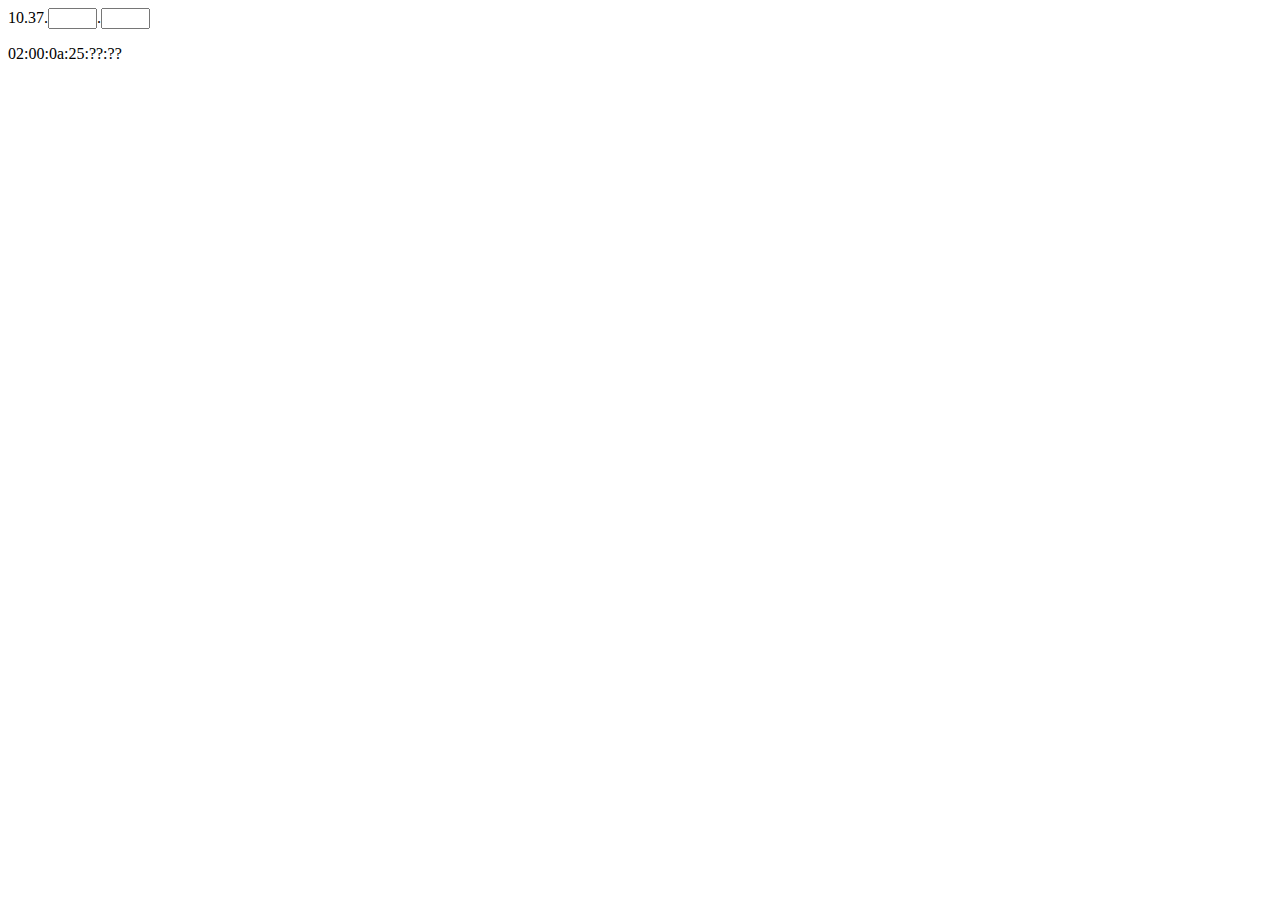
<file: mac.html>
<!DOCTYPE HTML>
<html>
<head>
    <meta charset="UTF-8" />
    <title>FFMZ IP2MAC</title>
    <script type="text/javascript">
        function dec2hex(i)
        {
            var res = "error";
            if (i >= 0 && i <= 15)
            {
                res = "0" + Number(i).toString(16);
            }
            else if (i >= 16 && i <= 255)
            {
                res = Number(i).toString(16);
            }
            return res;
        }

        function conv(v, field)
        {
            var f = document.getElementById(field);
            f.innerHTML = dec2hex(v)
        }

    </script>
</head>
<body>

<form>10.37.<input type="text" onKeyUP="conv(this.value, 'a')" size="3" maxlength="3" />.<input type="text" onKeyUP="conv(this.value, 'b')" size="3" maxlength="3" /></form>

<p>
    02:00:0a:25:<span id="a">??</span>:<span id="b">??</span>
</p>

</body>
</html>
</file>
<file: style.css>
@charset "UTF-8";
/* Fonts */

@font-face {
    font-family: 'LiberationSansRegular';
    src: url('./fonts/LiberationSans-Regular-webfont.eot');
    src: url('./fonts/LiberationSans-Regular-webfont.eot?#iefix') format('embedded-opentype'),
         url('./fonts/LiberationSans-Regular-webfont.woff') format('woff'),
         url('./fonts/LiberationSans-Regular-webfont.ttf') format('truetype'),
         url('./fonts/LiberationSans-Regular-webfont.svg#LiberationSansRegular') format('svg');
    font-weight: normal;
    font-style: normal;
}

@font-face {
    font-family: 'LiberationSansItalic';
    src: url('./fonts/LiberationSans-Italic-webfont.eot');
    src: url('./fonts/LiberationSans-Italic-webfont.eot?#iefix') format('embedded-opentype'),
         url('./fonts/LiberationSans-Italic-webfont.woff') format('woff'),
         url('./fonts/LiberationSans-Italic-webfont.ttf') format('truetype'),
         url('./fonts/LiberationSans-Italic-webfont.svg#LiberationSansItalic') format('svg');
    font-weight: normal;
    font-style: normal;
}

@font-face {
    font-family: 'LiberationSansBold';
    src: url('./fonts/LiberationSans-Bold-webfont.eot');
    src: url('./fonts/LiberationSans-Bold-webfont.eot?#iefix') format('embedded-opentype'),
         url('./fonts/LiberationSans-Bold-webfont.woff') format('woff'),
         url('./fonts/LiberationSans-Bold-webfont.ttf') format('truetype'),
         url('./fonts/LiberationSans-Bold-webfont.svg#LiberationSansBold') format('svg');
    font-weight: normal;
    font-style: normal;
}

@font-face {
    font-family: 'LiberationMonoRegular';
    src: url('./fonts/LiberationMono-Regular.ttf') format('truetype');
    font-weight: normal;
    font-style: normal;
}

@font-face {
    font-family: 'LiberationMonoItalic';
    src: url('./fonts/LiberationMono-Italic.ttf') format('truetype');
    font-weight: normal;
    font-style: normal;
}

@font-face {
    font-family: 'LiberationMonoBold';
    src: url('./fonts/LiberationMono-Bold.ttf') format('truetype');
    font-weight: normal;
    font-style: normal;
}

/* Style */

html,body {
    font-family: 'LiberationMonoRegular';
    color: #181818;
    padding:0;
    margin:0;
    background:white;
    font-size: 15px;
    line-height: 19px;
}

i {
    font-family: 'LiberationMonoItalic';
    font-style: normal;
}


a:link { color:#181818; text-decoration: underline; }
a:visited { color:#181818; text-decoration: underline; }
a:focus { color:#181818; text-decoration:underline; }
a:hover { color:#fe2836; text-decoration:underline; }
a:active { color:#181818; text-decoration:underline; }


#largetype a:link { color:#181818; text-decoration: none; }
#largetype a:visited { color:#181818; text-decoration: none; }
#largetype a:focus { color:#181818; text-decoration:none; }
#largetype a:hover { color:#fe2836; text-decoration:none; }
#largetype a:active { color:#181818; text-decoration:none; }

#mediumtype a:link { color:#181818; text-decoration: none; }
#mediumtype a:visited { color:#181818; text-decoration: none; }
#mediumtype a:focus { color:#181818; text-decoration:none; }
#mediumtype a:hover { color:#fe2836; text-decoration:none; }
#mediumtype a:active { color:#181818; text-decoration:none; }


h1 {
    font: 34px/34px 'LiberationSansBold', Arial, sans-serif;
    letter-spacing: 0;
    margin: 0;
    padding: 20px 0 0 30px;
    font-weight: normal;
}

h2 {
    font: 15px/19px 'LiberationMonoRegular', Arial, sans-serif;
    letter-spacing: 0;
    margin: 0px;
    padding: 0px;
    text-transform: uppercase;
    font-weight: normal;
    text-indent: 25px;
}

h3 {
    /*font: 15px/19px 'LiberationMonoBold', Arial, sans-serif;*/
    font: 15px/19px 'LiberationMonoBold', Arial, sans-serif;    font-weight: normal;
    letter-spacing: 0px;
    margin: 0px;
    padding: 0px;
    text-transform: uppercase;
    text-indent: 25px;
    }

.einzug {
    *text-indent: 25px;
    margin-left: 25px;
}


/* GRUNDSTRUKTUR */

#wrapper {
    position:absolute;
    height:100%;
    width:100%;
}

    .panel {
        position:relative;
        *height:100%;
        *min-height:100%;
        width:100%;
        z-index:100;
    }

        .wrappercontent {
            background:white;
            padding:100px 0 30px 0;
            -moz-box-shadow: 0 0 10px 0px #333;
            -webkit-box-shadow: 0 0 10px 0px#333;
            box-shadow: 0 0 10px 0px #333;
            z-index:100;
        }

        #impressum {
            background: #1a1a1a;
            min-height: 90%;
            color: white;
        }

        #datenschutz {
            background: #1a1a1a;
            min-height: 90%;
            color: white;
            box-shadow: none;
        }

	div#impressum a, div#datenschutz a {
	    color: white;
 	}


#navigation {
    position: absolute;
    top:100%;
    left:0;
    width:100%;
    height:60px;
    z-index:9666;
    text-align: center;
    text-transform: normal;
    background: white;
}

    #navi {
        margin-left: 20px;
        margin-top: 0px;
		padding:0;
        width:930px;
        display:block;
        height:60px;
        text-align: left;

    }

        #navi li {
            display:inline;
            line-height:60px;
            vertical-align: middle;
            list-style-type: none;
            padding: 0 7px;
        }

        #navi li.current, #navi li.current a:link {
           color:#fe2836;
           text-decoration:underline;
        }

       #navi li a:link { color:#181818; text-decoration: none; }
       #navi li a:visited { color:#181818; text-decoration: none; }
       #navi li a:focus { color:#181818; text-decoration:none; }
       #navi li a:hover { color:#fe2836; text-decoration:underline; }
       #navi li a:active { color:#181818; text-decoration:none; }

    .image-content {
        position:relative;
        height:130%;
        background-attachment: fixed;
        background-position: center center;
        background-repeat: no-repeat;
        -webkit-background-size: cover;
        -moz-background-size: cover;
        -o-background-size: cover;
        background-size: cover;
        color:white;
        z-index:2;
        top:0;
        left:0;
        right:0;
        bottom:0;
        background-color:black;
    }

    #fixed-wrapper{
        position:fixed;
        top:0;
        left:0;
        width:100%;
        height:100%;
        }

#fix1 {
    z-index:1;
    background-image: url('./images/start_rotate/1.jpg');
    height:100%;
}

#fix2 {
    z-index:2;
    background-image: url('./images/start_rotate/2.jpg');
}

#fix3 {
    z-index:3;
    background-image: url('./images/start_rotate/3.jpg');
}

#fix4 {
    z-index:4;
    background-image: url('./images/start_rotate/4.jpg');
}

#fix5 {
    z-index:5;
    background-image: url('./images/start_rotate/5.jpg');
}

#fix6 {
    z-index:6;
    background-image: url('./images/start_rotate/6.jpg');
}

#fix6a {
    z-index:6;
    background-image: url('./images/start_rotate/7.jpg');
}

#fix7 {
    z-index:7;
    background-image: url('./images/start_rotate/8.jpg');
}



/* ---- fixe elemente ---*/


.fixed {
    position:fixed;
    z-index:9555;
}

.fixedMore {
    position:fixed;
    z-index: 9999;
}

.fixed99 {
    position:fixed;
    z-index:99;
}


a#contact_a:link, a#contact_a:visited {
    left: 30px;
    bottom: 10px;
    color:white;
}

#description_a {
    bottom: 10px;
    left: 50%;
    width: 400px;
    margin-left: -200px;
    text-align: center;
    color:white;
}

#description_a.invert, a#contact_a.invert, a#nach_oben.invert, #navi li a.invert {
    color:black;
}

#navi li a.invert {
    color:white;
}

#nach_oben {
    width: 200px;
    right: 30px;
    bottom: 10px;
    text-align: right;
    color:white;
    display:none;
}

.bu {
    font-size: 12px;
    text-indent: 14px;
}


#social-small {
    position: absolute;
    top: 20px;
    right: 15px;
    z-index: 5;
}


#wortmarke {
    text-align: center;
}


#nach_oben, #contact_a, #contact_b, #description_a, #description_b, #navigation, #impressum {
    font-family: "LiberationMonoRegular";
    font-size: 15px;
}

#description_b {
    position: fixed;
    bottom: 10px;
    left: 50%;
    width: 400px;
    margin-left: -200px;
    text-align: center;
}

#logo_small {
    position: absolute;
    top: 15px;
    right: 15px;
    width: 48px;
    z-index: 5;
    display: none;
}

#logo_small_top {
    position: absolute;
    top: 65px;
    right: 15px;
    width: 48px;
    z-index: 5;

}


#interim {
    position: absolute;
    font-family: "LiberationSansBold";
    text-transform: none;
    top: 20px;
    left: 56px;
    text-align: left;
}


.content {
    position: relative;
    top: 80px;
    padding: 50px;
    text-indent: 25px;

}

.content_left, .content_right {
    min-width: 400px;
    max-width: 550px;
    position: relative;
    padding: 0 30px 0 30px;

}

.content_left {
    float: left;
}

.content_right {
    float: left;
    padding-top: 40px;
    padding-left:60px;
    *padding-bottom: 30px;
}

p {
    margin-top: 0px;
}


#contact_b {
    position: fixed;
    left: 30px;
    bottom: 10px;
}



#ffmzlogo {
    position: absolute;
    vertical-align: center;
    left:50%;
    top: 50%;
    margin-top: -210px;
    margin-left: -200px;
    background-image:url('./images/ffmz_logo.png');
    width: 400px;
    height: 400px;
}

#impressum-link {
    position: fixed;
    left: 20px;
    bottom: 10px;
    text-align: left;
    color:white;
}

#we_build {
    position: relative;
    right: 30px;
    top: 00px;
    background-image: url('./images/we_build.png');
    width: 415px;
    height: 415px;
    z-index: -1;
}


#get_involved {
    position: absolute;
    right: 30px;
    top: 400px;
    width: 262px;
    height: 212px;
    background-image: url('./images/get_involved_black.png');
    /* Firefox */
    -moz-transition: all 1s ease;
    /* WebKit */
    -webkit-transition: all 1s ease;
    /* Opera */
    -o-transition: all 1s ease;
    /* Standard */
    transition: all 1s ease;
}


#get_involved:hover {
    -moz-transform:rotate(360deg);
    -webkit-transform:rotate(360deg);
    -o-transform:rotate(360deg);
    transform:rotate(360deg);
}

.mediumtype {
    font-size: 22px;
    line-height: 23px;
    font-family: "LiberationSansBold";
}

td {
    padding: 0 25px 0 0;
}

#flashgluon {
            background:white;
            padding:100px 0 30px 0;
}

#map {
    height: 500px;
    margin-bottom: 10px;
}

.map-label {
    display: inline-block;
    min-width: 130px;
}
</file>
